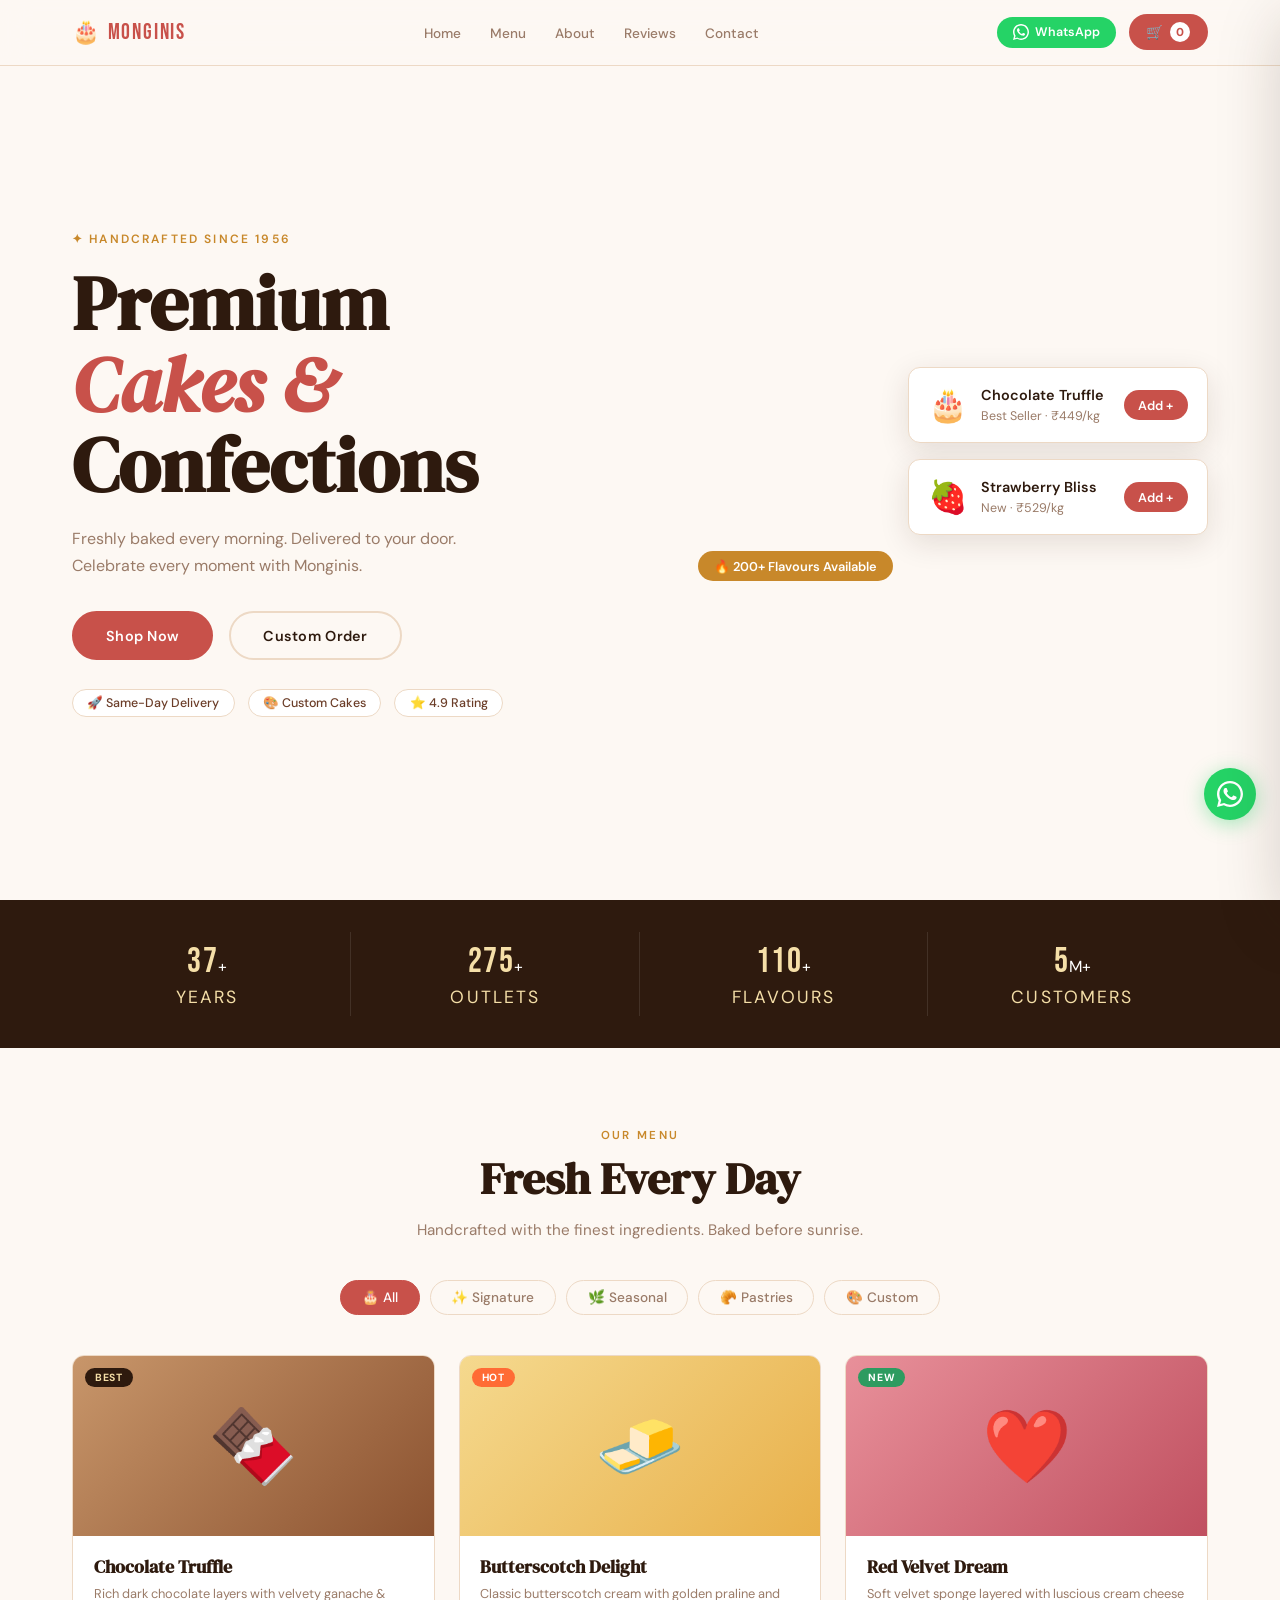
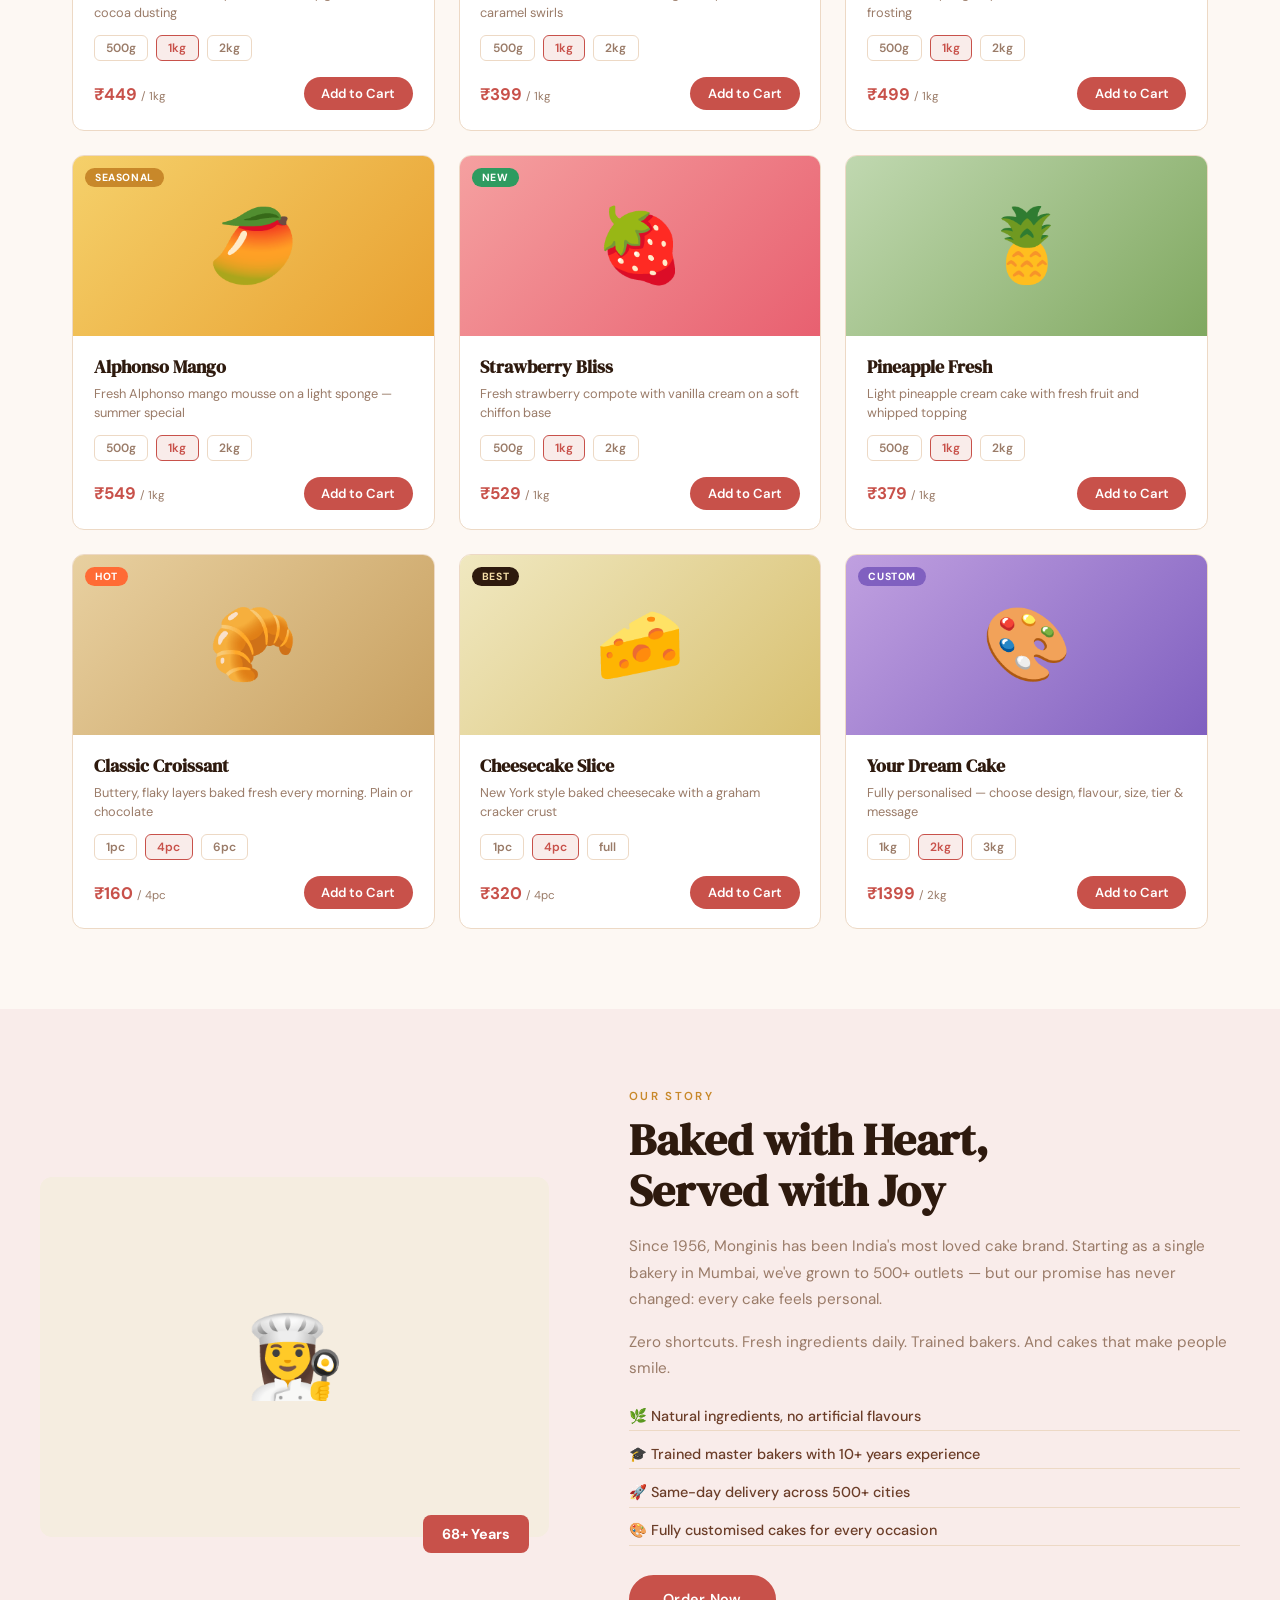
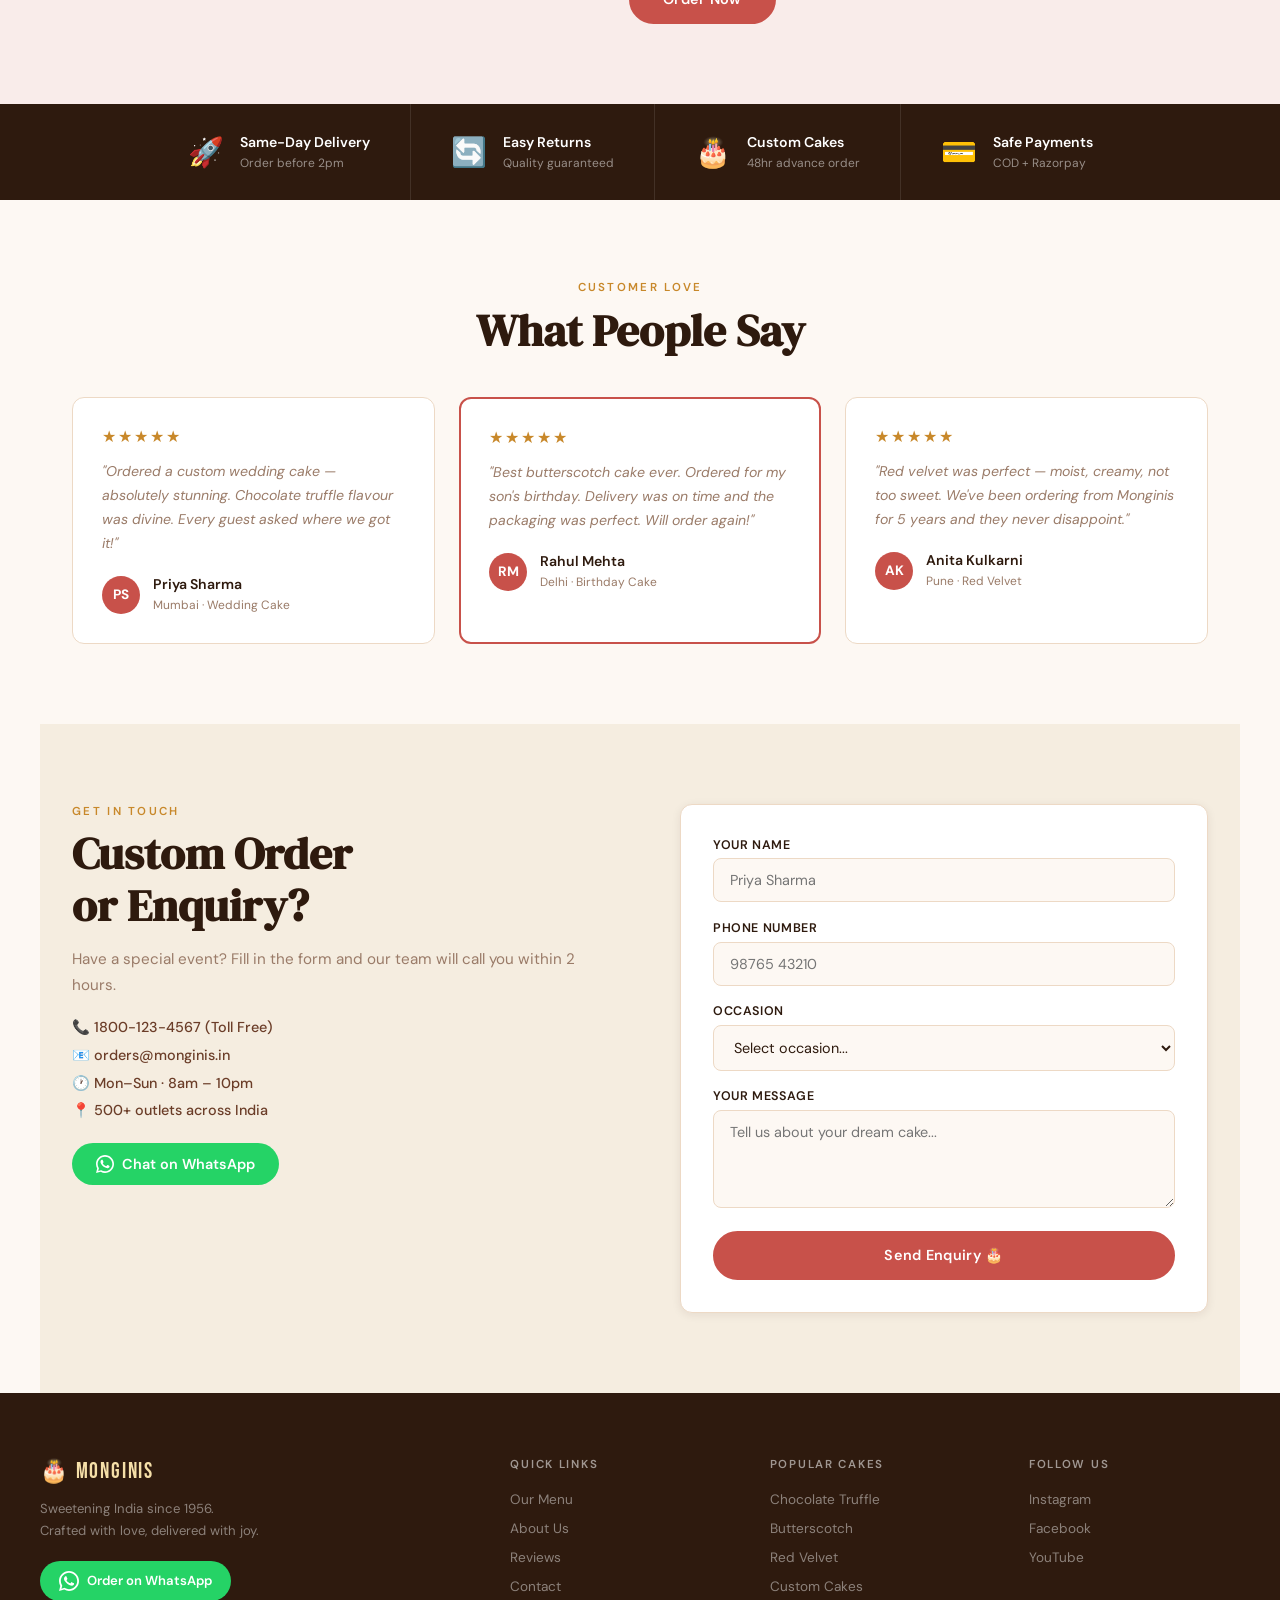
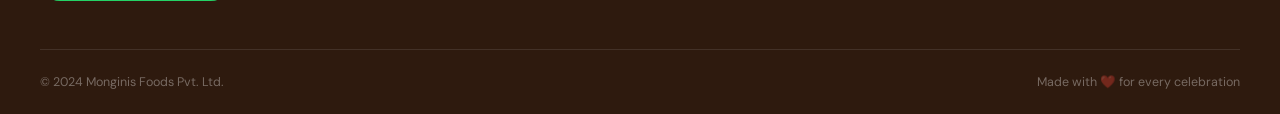
<file: index.html>
<!DOCTYPE html>
<html lang="en">
<head>
  <meta charset="UTF-8"/>
  <meta name="viewport" content="width=device-width, initial-scale=1.0"/>
  <title>MONGINIS — Premium Bakery & Cake Shop</title>
  <link rel="stylesheet" href="style.css"/>
  <link href="https://fonts.googleapis.com/css2?family=Bebas+Neue&family=DM+Sans:wght@300;400;500;600&family=DM+Serif+Display:ital@0;1&display=swap" rel="stylesheet"/>
</head>
<body>

<!-- ===================== CART SIDEBAR ===================== -->
<div class="cart-overlay" id="cartOverlay"></div>
<aside class="cart-sidebar" id="cartSidebar">
  <div class="cart-head">
    <h2>YOUR ORDER</h2>
    <button class="cart-close" id="cartClose">✕</button>
  </div>
  <div class="cart-items" id="cartItems">
    <div class="cart-empty" id="cartEmpty">
      <span class="empty-icon">🎂</span>
      <p>Your cart is empty</p>
      <small>Add some delicious cakes!</small>
    </div>
  </div>
  <div class="cart-footer" id="cartFooter" style="display:none">
    <div class="cart-total-row">
      <span>Subtotal</span><span id="cartSubtotal">₹0</span>
    </div>
    <div class="cart-total-row">
      <span>Delivery</span><span id="cartDelivery">₹50</span>
    </div>
    <div class="cart-total-row total">
      <span>TOTAL</span><span id="cartTotal">₹0</span>
    </div>
    <button class="btn-checkout" id="checkoutBtn">PROCEED TO CHECKOUT →</button>
    <button class="btn-whatsapp" id="whatsappOrderBtn">
      <svg width="18" height="18" viewBox="0 0 24 24" fill="currentColor"><path d="M17.472 14.382c-.297-.149-1.758-.867-2.03-.967-.273-.099-.471-.148-.67.15-.197.297-.767.966-.94 1.164-.173.199-.347.223-.644.075-.297-.15-1.255-.463-2.39-1.475-.883-.788-1.48-1.761-1.653-2.059-.173-.297-.018-.458.13-.606.134-.133.298-.347.446-.52.149-.174.198-.298.298-.497.099-.198.05-.371-.025-.52-.075-.149-.669-1.612-.916-2.207-.242-.579-.487-.5-.669-.51-.173-.008-.371-.01-.57-.01-.198 0-.52.074-.792.372-.272.297-1.04 1.016-1.04 2.479 0 1.462 1.065 2.875 1.213 3.074.149.198 2.096 3.2 5.077 4.487.709.306 1.262.489 1.694.625.712.227 1.36.195 1.871.118.571-.085 1.758-.719 2.006-1.413.248-.694.248-1.289.173-1.413-.074-.124-.272-.198-.57-.347z"/><path d="M12 0C5.373 0 0 5.373 0 12c0 2.136.559 4.14 1.535 5.878L.057 23.926l6.228-1.635A11.943 11.943 0 0012 24c6.627 0 12-5.373 12-12S18.627 0 12 0zm0 21.818a9.818 9.818 0 01-5.015-1.378l-.36-.213-3.695.97.988-3.606-.234-.37A9.818 9.818 0 012.182 12C2.182 6.574 6.574 2.182 12 2.182S21.818 6.574 21.818 12 17.426 21.818 12 21.818z"/></svg>
      ORDER VIA WHATSAPP
    </button>
  </div>
</aside>

<!-- ===================== CHECKOUT MODAL ===================== -->
<div class="modal-overlay" id="checkoutOverlay"></div>
<div class="checkout-modal" id="checkoutModal">
  <div class="modal-head">
    <h2>CHECKOUT</h2>
    <button class="modal-close" id="checkoutClose">✕</button>
  </div>
  <div class="checkout-body">
    <!-- Step 1: Delivery Info -->
    <div class="checkout-step" id="step1">
      <div class="step-label"><span class="step-num">01</span> DELIVERY DETAILS</div>
      <div class="form-row">
        <div class="form-group">
          <label>Full Name *</label>
          <input type="text" id="co-name" placeholder="Priya Sharma"/>
        </div>
        <div class="form-group">
          <label>Phone Number *</label>
          <input type="tel" id="co-phone" placeholder="98765 43210"/>
        </div>
      </div>
      <div class="form-group">
        <label>Email Address</label>
        <input type="email" id="co-email" placeholder="priya@example.com"/>
      </div>
      <div class="form-group">
        <label>Delivery Address *</label>
        <textarea id="co-address" rows="3" placeholder="House No., Street, Area, City, PIN Code"></textarea>
      </div>
      <div class="form-row">
        <div class="form-group">
          <label>Delivery Date</label>
          <input type="date" id="co-date"/>
        </div>
        <div class="form-group">
          <label>Delivery Time</label>
          <select id="co-time">
            <option>Morning (9am–12pm)</option>
            <option>Afternoon (12pm–4pm)</option>
            <option>Evening (4pm–8pm)</option>
          </select>
        </div>
      </div>
      <div class="form-group">
        <label>Special Instructions</label>
        <input type="text" id="co-note" placeholder="Cake message, allergy info, etc."/>
      </div>
    </div>

    <!-- Step 2: Order Summary -->
    <div class="checkout-step" id="step2">
      <div class="step-label"><span class="step-num">02</span> ORDER SUMMARY</div>
      <div class="order-summary-list" id="orderSummaryList"></div>
      <div class="order-totals">
        <div class="ot-row"><span>Subtotal</span><span id="co-subtotal">₹0</span></div>
        <div class="ot-row"><span>Delivery</span><span>₹50</span></div>
        <div class="ot-row ot-total"><span>TOTAL PAYABLE</span><span id="co-total">₹0</span></div>
      </div>
    </div>

    <!-- Step 3: Payment -->
    <div class="checkout-step" id="step3">
      <div class="step-label"><span class="step-num">03</span> PAYMENT METHOD</div>
      <div class="payment-options">
        <label class="pay-option" id="payOptCOD">
          <input type="radio" name="payment" value="cod" checked/>
          <div class="pay-icon">💵</div>
          <div class="pay-info">
            <strong>Cash on Delivery</strong>
            <span>Pay when your order arrives</span>
          </div>
          <div class="pay-check">✓</div>
        </label>
        <label class="pay-option" id="payOptRazorpay">
          <input type="radio" name="payment" value="razorpay"/>
          <div class="pay-icon">💳</div>
          <div class="pay-info">
            <strong>Pay Online</strong>
            <span>UPI · Cards · Net Banking via Razorpay</span>
          </div>
          <div class="pay-check">✓</div>
        </label>
        <label class="pay-option" id="payOptWhatsapp">
          <input type="radio" name="payment" value="whatsapp"/>
          <div class="pay-icon" style="font-size:1.4rem">
            <svg width="24" height="24" viewBox="0 0 24 24" fill="#25D366"><path d="M17.472 14.382c-.297-.149-1.758-.867-2.03-.967-.273-.099-.471-.148-.67.15-.197.297-.767.966-.94 1.164-.173.199-.347.223-.644.075-.297-.15-1.255-.463-2.39-1.475-.883-.788-1.48-1.761-1.653-2.059-.173-.297-.018-.458.13-.606.134-.133.298-.347.446-.52.149-.174.198-.298.298-.497.099-.198.05-.371-.025-.52-.075-.149-.669-1.612-.916-2.207-.242-.579-.487-.5-.669-.51-.173-.008-.371-.01-.57-.01-.198 0-.52.074-.792.372-.272.297-1.04 1.016-1.04 2.479 0 1.462 1.065 2.875 1.213 3.074.149.198 2.096 3.2 5.077 4.487.709.306 1.262.489 1.694.625.712.227 1.36.195 1.871.118.571-.085 1.758-.719 2.006-1.413.248-.694.248-1.289.173-1.413-.074-.124-.272-.198-.57-.347z"/><path d="M12 0C5.373 0 0 5.373 0 12c0 2.136.559 4.14 1.535 5.878L.057 23.926l6.228-1.635A11.943 11.943 0 0012 24c6.627 0 12-5.373 12-12S18.627 0 12 0zm0 21.818a9.818 9.818 0 01-5.015-1.378l-.36-.213-3.695.97.988-3.606-.234-.37A9.818 9.818 0 012.182 12C2.182 6.574 6.574 2.182 12 2.182S21.818 6.574 21.818 12 17.426 21.818 12 21.818z"/></svg>
          </div>
          <div class="pay-info">
            <strong>WhatsApp Order</strong>
            <span>Confirm & pay via WhatsApp chat</span>
          </div>
          <div class="pay-check">✓</div>
        </label>
      </div>
    </div>

    <div class="checkout-actions">
      <button class="btn-place-order" id="placeOrderBtn">PLACE ORDER →</button>
      <p class="checkout-note">🔒 Secure checkout · 100% safe payment</p>
    </div>
  </div>
</div>

<!-- ===================== SUCCESS MODAL ===================== -->
<div class="modal-overlay" id="successOverlay"></div>
<div class="success-modal" id="successModal">
  <div class="success-icon">🎂</div>
  <h2>ORDER PLACED!</h2>
  <p id="successMsg">Your order has been confirmed. We'll call you within 30 minutes.</p>
  <div class="order-id-box">Order ID: <strong id="orderId">#MNG-00000</strong></div>
  <button class="btn-success-close" id="successClose">CONTINUE SHOPPING</button>
</div>

<!-- ===================== NAVBAR ===================== -->
<nav class="navbar" id="navbar">
  <div class="nav-inner">
    <a href="#" class="logo">🎂 MONGINIS</a>
    <ul class="nav-links" id="navLinks">
      <li><a href="#hero">Home</a></li>
      <li><a href="#categories">Menu</a></li>
      <li><a href="#about">About</a></li>
      <li><a href="#reviews">Reviews</a></li>
      <li><a href="#contact">Contact</a></li>
    </ul>
    <div class="nav-right">
      <!-- Floating WhatsApp quick order -->
      <a class="nav-whatsapp" href="https://wa.me/919876543210?text=Hi! I'd like to place a cake order." target="_blank">
        <svg width="16" height="16" viewBox="0 0 24 24" fill="currentColor"><path d="M17.472 14.382c-.297-.149-1.758-.867-2.03-.967-.273-.099-.471-.148-.67.15-.197.297-.767.966-.94 1.164-.173.199-.347.223-.644.075-.297-.15-1.255-.463-2.39-1.475-.883-.788-1.48-1.761-1.653-2.059-.173-.297-.018-.458.13-.606.134-.133.298-.347.446-.52.149-.174.198-.298.298-.497.099-.198.05-.371-.025-.52-.075-.149-.669-1.612-.916-2.207-.242-.579-.487-.5-.669-.51-.173-.008-.371-.01-.57-.01-.198 0-.52.074-.792.372-.272.297-1.04 1.016-1.04 2.479 0 1.462 1.065 2.875 1.213 3.074.149.198 2.096 3.2 5.077 4.487.709.306 1.262.489 1.694.625.712.227 1.36.195 1.871.118.571-.085 1.758-.719 2.006-1.413.248-.694.248-1.289.173-1.413-.074-.124-.272-.198-.57-.347z"/><path d="M12 0C5.373 0 0 5.373 0 12c0 2.136.559 4.14 1.535 5.878L.057 23.926l6.228-1.635A11.943 11.943 0 0012 24c6.627 0 12-5.373 12-12S18.627 0 12 0zm0 21.818a9.818 9.818 0 01-5.015-1.378l-.36-.213-3.695.97.988-3.606-.234-.37A9.818 9.818 0 012.182 12C2.182 6.574 6.574 2.182 12 2.182S21.818 6.574 21.818 12 17.426 21.818 12 21.818z"/></svg>
        WhatsApp
      </a>
      <button class="cart-icon-btn" id="cartBtn">
        🛒 <span class="cart-count" id="cartCount">0</span>
      </button>
    </div>
    <button class="hamburger" id="hamburger" aria-label="Toggle menu">
      <span></span><span></span><span></span>
    </button>
  </div>
</nav>

<!-- ===================== HERO ===================== -->
<section class="hero" id="hero">
  <div class="hero-content">
    <div class="hero-tag">✦ Handcrafted Since 1956</div>
    <h1 class="hero-title">Premium<br/><em>Cakes &</em><br/>Confections</h1>
    <p class="hero-sub">Freshly baked every morning. Delivered to your door. Celebrate every moment with Monginis.</p>
    <div class="hero-actions">
      <a href="#categories" class="btn btn-primary">Shop Now</a>
      <a href="#contact" class="btn btn-ghost">Custom Order</a>
    </div>
    <div class="hero-badges">
      <span>🚀 Same-Day Delivery</span>
      <span>🎨 Custom Cakes</span>
      <span>⭐ 4.9 Rating</span>
    </div>
  </div>
  <div class="hero-visual">
    <div class="hero-cake-card">
      <div class="hcc-emoji">🎂</div>
      <div class="hcc-info">
        <strong>Chocolate Truffle</strong>
        <span>Best Seller · ₹449/kg</span>
      </div>
      <button class="hcc-btn" onclick="addToCartById('p1')">Add +</button>
    </div>
    <div class="hero-cake-card hcc2">
      <div class="hcc-emoji">🍓</div>
      <div class="hcc-info">
        <strong>Strawberry Bliss</strong>
        <span>New · ₹529/kg</span>
      </div>
      <button class="hcc-btn" onclick="addToCartById('p5')">Add +</button>
    </div>
    <div class="hero-stat-pill">🔥 200+ Flavours Available</div>
  </div>
</section>

<!-- ===================== STATS BAR ===================== -->
<div class="stats-bar">
  <div class="stat"><span class="sn" data-target="68">0</span>+<small>Years</small></div>
  <div class="stat"><span class="sn" data-target="500">0</span>+<small>Outlets</small></div>
  <div class="stat"><span class="sn" data-target="200">0</span>+<small>Flavours</small></div>
  <div class="stat"><span class="sn" data-target="10">0</span>M+<small>Customers</small></div>
</div>

<!-- ===================== PRODUCT CATEGORIES & MENU ===================== -->
<section class="section" id="categories">
  <div class="section-header">
    <span class="stag">Our Menu</span>
    <h2 class="stitle">Fresh Every Day</h2>
    <p class="ssub">Handcrafted with the finest ingredients. Baked before sunrise.</p>
  </div>

  <!-- Category filter tabs -->
  <div class="cat-tabs">
    <button class="cat-btn active" data-cat="all">🎂 All</button>
    <button class="cat-btn" data-cat="signature">✨ Signature</button>
    <button class="cat-btn" data-cat="seasonal">🌿 Seasonal</button>
    <button class="cat-btn" data-cat="pastry">🥐 Pastries</button>
    <button class="cat-btn" data-cat="custom">🎨 Custom</button>
  </div>

  <!-- Product grid -->
  <div class="product-grid" id="productGrid">

    <!-- Products are rendered by JavaScript from the product data array below -->
    <!-- This keeps things maintainable: add products in script.js, not HTML -->

  </div>
</section>

<!-- ===================== ABOUT ===================== -->
<section class="about-section" id="about">
  <div class="about-grid">
    <div class="about-visual">
      <div class="about-img">
        <span class="about-emoji">👩‍🍳</span>
        <div class="about-badge">68+ Years</div>
      </div>
    </div>
    <div class="about-content">
      <span class="stag">Our Story</span>
      <h2 class="stitle">Baked with Heart,<br/>Served with Joy</h2>
      <p>Since 1956, Monginis has been India's most loved cake brand. Starting as a single bakery in Mumbai, we've grown to 500+ outlets — but our promise has never changed: every cake feels personal.</p>
      <p>Zero shortcuts. Fresh ingredients daily. Trained bakers. And cakes that make people smile.</p>
      <ul class="about-list">
        <li>🌿 Natural ingredients, no artificial flavours</li>
        <li>🎓 Trained master bakers with 10+ years experience</li>
        <li>🚀 Same-day delivery across 500+ cities</li>
        <li>🎨 Fully customised cakes for every occasion</li>
      </ul>
      <a href="#categories" class="btn btn-primary">Order Now</a>
    </div>
  </div>
</section>

<!-- ===================== FEATURES STRIP ===================== -->
<div class="features-strip">
  <div class="feat"><span>🚀</span><div><strong>Same-Day Delivery</strong><small>Order before 2pm</small></div></div>
  <div class="feat"><span>🔄</span><div><strong>Easy Returns</strong><small>Quality guaranteed</small></div></div>
  <div class="feat"><span>🎂</span><div><strong>Custom Cakes</strong><small>48hr advance order</small></div></div>
  <div class="feat"><span>💳</span><div><strong>Safe Payments</strong><small>COD + Razorpay</small></div></div>
</div>

<!-- ===================== REVIEWS ===================== -->
<section class="section reviews-section" id="reviews">
  <div class="section-header">
    <span class="stag">Customer Love</span>
    <h2 class="stitle">What People Say</h2>
  </div>
  <div class="reviews-grid">
    <div class="review-card">
      <div class="stars">★★★★★</div>
      <p>"Ordered a custom wedding cake — absolutely stunning. Chocolate truffle flavour was divine. Every guest asked where we got it!"</p>
      <div class="reviewer"><div class="rav">PS</div><div><strong>Priya Sharma</strong><small>Mumbai · Wedding Cake</small></div></div>
    </div>
    <div class="review-card featured">
      <div class="stars">★★★★★</div>
      <p>"Best butterscotch cake ever. Ordered for my son's birthday. Delivery was on time and the packaging was perfect. Will order again!"</p>
      <div class="reviewer"><div class="rav">RM</div><div><strong>Rahul Mehta</strong><small>Delhi · Birthday Cake</small></div></div>
    </div>
    <div class="review-card">
      <div class="stars">★★★★★</div>
      <p>"Red velvet was perfect — moist, creamy, not too sweet. We've been ordering from Monginis for 5 years and they never disappoint."</p>
      <div class="reviewer"><div class="rav">AK</div><div><strong>Anita Kulkarni</strong><small>Pune · Red Velvet</small></div></div>
    </div>
  </div>
</section>

<!-- ===================== CONTACT ===================== -->
<section class="section contact-section" id="contact">
  <div class="contact-grid">
    <div class="contact-info">
      <span class="stag">Get in Touch</span>
      <h2 class="stitle">Custom Order<br/>or Enquiry?</h2>
      <p>Have a special event? Fill in the form and our team will call you within 2 hours.</p>
      <ul class="cdetails">
        <li>📞 1800-123-4567 (Toll Free)</li>
        <li>📧 orders@monginis.in</li>
        <li>🕐 Mon–Sun · 8am – 10pm</li>
        <li>📍 500+ outlets across India</li>
      </ul>
      <!-- WhatsApp quick button -->
      <a class="btn-wa-contact" href="https://wa.me/919876543210?text=Hi! I want to place a custom cake order." target="_blank">
        <svg width="18" height="18" viewBox="0 0 24 24" fill="currentColor"><path d="M17.472 14.382c-.297-.149-1.758-.867-2.03-.967-.273-.099-.471-.148-.67.15-.197.297-.767.966-.94 1.164-.173.199-.347.223-.644.075-.297-.15-1.255-.463-2.39-1.475-.883-.788-1.48-1.761-1.653-2.059-.173-.297-.018-.458.13-.606.134-.133.298-.347.446-.52.149-.174.198-.298.298-.497.099-.198.05-.371-.025-.52-.075-.149-.669-1.612-.916-2.207-.242-.579-.487-.5-.669-.51-.173-.008-.371-.01-.57-.01-.198 0-.52.074-.792.372-.272.297-1.04 1.016-1.04 2.479 0 1.462 1.065 2.875 1.213 3.074.149.198 2.096 3.2 5.077 4.487.709.306 1.262.489 1.694.625.712.227 1.36.195 1.871.118.571-.085 1.758-.719 2.006-1.413.248-.694.248-1.289.173-1.413-.074-.124-.272-.198-.57-.347z"/><path d="M12 0C5.373 0 0 5.373 0 12c0 2.136.559 4.14 1.535 5.878L.057 23.926l6.228-1.635A11.943 11.943 0 0012 24c6.627 0 12-5.373 12-12S18.627 0 12 0zm0 21.818a9.818 9.818 0 01-5.015-1.378l-.36-.213-3.695.97.988-3.606-.234-.37A9.818 9.818 0 012.182 12C2.182 6.574 6.574 2.182 12 2.182S21.818 6.574 21.818 12 17.426 21.818 12 21.818z"/></svg>
        Chat on WhatsApp
      </a>
    </div>
    <div class="contact-form-wrap">
      <form id="contactForm">
        <div class="fg"><label>Your Name</label><input type="text" id="cf-name" placeholder="Priya Sharma" required/></div>
        <div class="fg"><label>Phone Number</label><input type="tel" id="cf-phone" placeholder="98765 43210" required/></div>
        <div class="fg">
          <label>Occasion</label>
          <select id="cf-occasion">
            <option value="">Select occasion...</option>
            <option>Birthday</option><option>Wedding</option><option>Anniversary</option>
            <option>Corporate Event</option><option>Other</option>
          </select>
        </div>
        <div class="fg"><label>Your Message</label><textarea id="cf-msg" rows="4" placeholder="Tell us about your dream cake..."></textarea></div>
        <button type="submit" class="btn btn-primary" style="width:100%;justify-content:center;">Send Enquiry 🎂</button>
        <div class="form-success" id="cfSuccess">✅ Message sent! We'll call you within 2 hours.</div>
      </form>
    </div>
  </div>
</section>

<!-- ===================== FOOTER ===================== -->
<footer class="footer">
  <div class="footer-inner">
    <div class="footer-brand">
      <span class="logo">🎂 MONGINIS</span>
      <p>Sweetening India since 1956.<br/>Crafted with love, delivered with joy.</p>
      <a class="btn-wa-float" href="https://wa.me/919876543210?text=Hi! I'd like to place a cake order." target="_blank">
        <svg width="20" height="20" viewBox="0 0 24 24" fill="currentColor"><path d="M17.472 14.382c-.297-.149-1.758-.867-2.03-.967-.273-.099-.471-.148-.67.15-.197.297-.767.966-.94 1.164-.173.199-.347.223-.644.075-.297-.15-1.255-.463-2.39-1.475-.883-.788-1.48-1.761-1.653-2.059-.173-.297-.018-.458.13-.606.134-.133.298-.347.446-.52.149-.174.198-.298.298-.497.099-.198.05-.371-.025-.52-.075-.149-.669-1.612-.916-2.207-.242-.579-.487-.5-.669-.51-.173-.008-.371-.01-.57-.01-.198 0-.52.074-.792.372-.272.297-1.04 1.016-1.04 2.479 0 1.462 1.065 2.875 1.213 3.074.149.198 2.096 3.2 5.077 4.487.709.306 1.262.489 1.694.625.712.227 1.36.195 1.871.118.571-.085 1.758-.719 2.006-1.413.248-.694.248-1.289.173-1.413-.074-.124-.272-.198-.57-.347z"/><path d="M12 0C5.373 0 0 5.373 0 12c0 2.136.559 4.14 1.535 5.878L.057 23.926l6.228-1.635A11.943 11.943 0 0012 24c6.627 0 12-5.373 12-12S18.627 0 12 0zm0 21.818a9.818 9.818 0 01-5.015-1.378l-.36-.213-3.695.97.988-3.606-.234-.37A9.818 9.818 0 012.182 12C2.182 6.574 6.574 2.182 12 2.182S21.818 6.574 21.818 12 17.426 21.818 12 21.818z"/></svg>
        Order on WhatsApp
      </a>
    </div>
    <div class="footer-col"><h4>Quick Links</h4><ul><li><a href="#categories">Our Menu</a></li><li><a href="#about">About Us</a></li><li><a href="#reviews">Reviews</a></li><li><a href="#contact">Contact</a></li></ul></div>
    <div class="footer-col"><h4>Popular Cakes</h4><ul><li><a href="#categories">Chocolate Truffle</a></li><li><a href="#categories">Butterscotch</a></li><li><a href="#categories">Red Velvet</a></li><li><a href="#categories">Custom Cakes</a></li></ul></div>
    <div class="footer-col"><h4>Follow Us</h4><ul><li><a href="#">Instagram</a></li><li><a href="#">Facebook</a></li><li><a href="#">YouTube</a></li></ul></div>
  </div>
  <div class="footer-bottom">
    <span>© 2024 Monginis Foods Pvt. Ltd.</span>
    <span>Made with ❤️ for every celebration</span>
  </div>
</footer>

<!-- Floating WhatsApp button -->
<a class="wa-fab" href="https://wa.me/919876543210?text=Hi! I'd like to place a cake order." target="_blank" title="Order on WhatsApp">
  <svg width="26" height="26" viewBox="0 0 24 24" fill="white"><path d="M17.472 14.382c-.297-.149-1.758-.867-2.03-.967-.273-.099-.471-.148-.67.15-.197.297-.767.966-.94 1.164-.173.199-.347.223-.644.075-.297-.15-1.255-.463-2.39-1.475-.883-.788-1.48-1.761-1.653-2.059-.173-.297-.018-.458.13-.606.134-.133.298-.347.446-.52.149-.174.198-.298.298-.497.099-.198.05-.371-.025-.52-.075-.149-.669-1.612-.916-2.207-.242-.579-.487-.5-.669-.51-.173-.008-.371-.01-.57-.01-.198 0-.52.074-.792.372-.272.297-1.04 1.016-1.04 2.479 0 1.462 1.065 2.875 1.213 3.074.149.198 2.096 3.2 5.077 4.487.709.306 1.262.489 1.694.625.712.227 1.36.195 1.871.118.571-.085 1.758-.719 2.006-1.413.248-.694.248-1.289.173-1.413-.074-.124-.272-.198-.57-.347z"/><path d="M12 0C5.373 0 0 5.373 0 12c0 2.136.559 4.14 1.535 5.878L.057 23.926l6.228-1.635A11.943 11.943 0 0012 24c6.627 0 12-5.373 12-12S18.627 0 12 0zm0 21.818a9.818 9.818 0 01-5.015-1.378l-.36-.213-3.695.97.988-3.606-.234-.37A9.818 9.818 0 012.182 12C2.182 6.574 6.574 2.182 12 2.182S21.818 6.574 21.818 12 17.426 21.818 12 21.818z"/></svg>
</a>

<button class="scroll-top" id="scrollTop">↑</button>

<!-- Razorpay SDK (loads when needed) -->
<script src="https://checkout.razorpay.com/v1/checkout.js"></script>
<script src="script.js"></script>
</body>
</html>
</file>
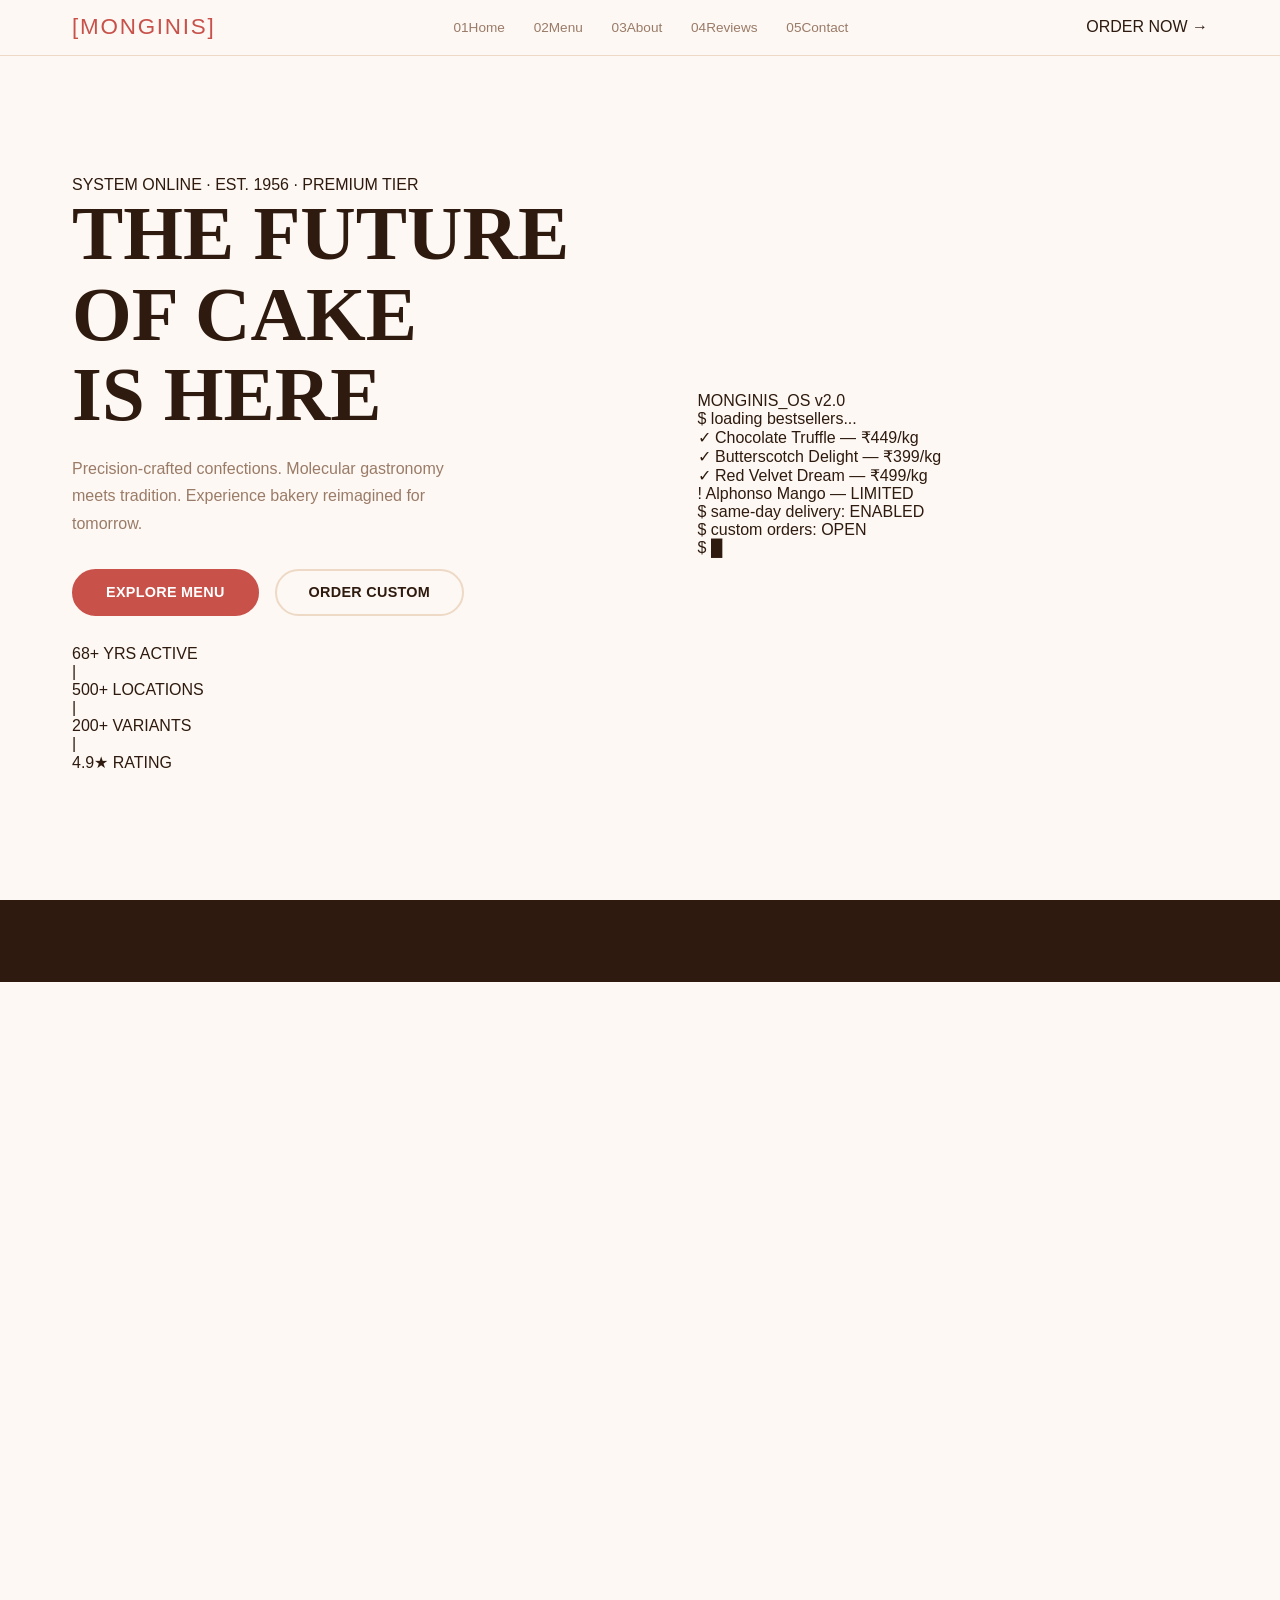
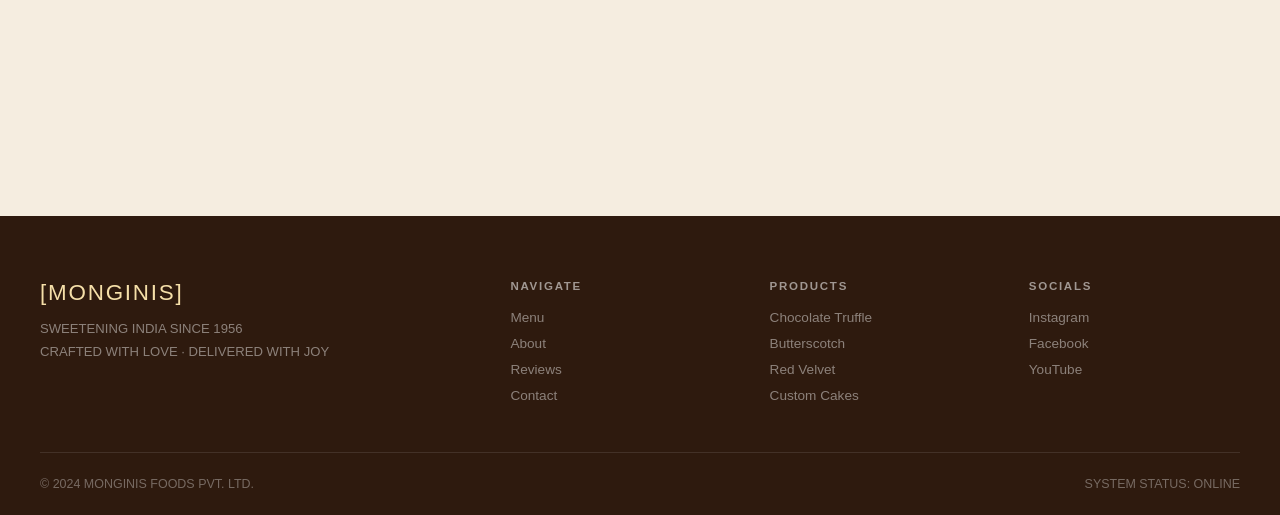
<file: old-index.html>
<!DOCTYPE html>
<html lang="en">
<head>
  <meta charset="UTF-8" />
  <meta name="viewport" content="width=device-width, initial-scale=1.0" />
  <title>MONGINIS — Next-Gen Bakery</title>
  <link rel="stylesheet" href="style.css" />
  <link href="https://fonts.googleapis.com/css2?family=Orbitron:wght@400;600;700;900&family=Space+Grotesk:wght@300;400;500;600&display=swap" rel="stylesheet" />
</head>
<body>

  <!-- Animated background grid -->
  <div class="grid-bg" aria-hidden="true"></div>
  <!-- Floating ambient orbs -->
  <div class="orb orb-1" aria-hidden="true"></div>
  <div class="orb orb-2" aria-hidden="true"></div>
  <div class="orb orb-3" aria-hidden="true"></div>

  <!-- ==================== NAVBAR ==================== -->
  <nav class="navbar" id="navbar">
    <div class="nav-inner">
      <a href="#" class="logo">
        <span class="logo-bracket">[</span>MONGINIS<span class="logo-bracket">]</span>
      </a>
      <ul class="nav-links" id="navLinks">
        <li><a href="#hero"><span class="nav-num">01</span>Home</a></li>
        <li><a href="#menu"><span class="nav-num">02</span>Menu</a></li>
        <li><a href="#about"><span class="nav-num">03</span>About</a></li>
        <li><a href="#reviews"><span class="nav-num">04</span>Reviews</a></li>
        <li><a href="#contact"><span class="nav-num">05</span>Contact</a></li>
      </ul>
      <a href="#contact" class="nav-cta">ORDER NOW →</a>
      <button class="hamburger" id="hamburger" aria-label="Toggle menu">
        <span></span><span></span><span></span>
      </button>
    </div>
  </nav>

  <!-- ==================== HERO ==================== -->
  <section class="hero" id="hero">
    <div class="hero-content">
      <div class="hero-eyebrow">
        <span class="blink-dot"></span>
        SYSTEM ONLINE · EST. 1956 · PREMIUM TIER
      </div>
      <h1 class="hero-title">
        THE FUTURE<br/>
        OF <span class="glitch" data-text="CAKE">CAKE</span><br/>
        IS HERE
      </h1>
      <p class="hero-sub">
        Precision-crafted confections. Molecular gastronomy meets
        tradition. Experience bakery reimagined for tomorrow.
      </p>
      <div class="hero-actions">
        <a href="#menu" class="btn btn-primary"><span>EXPLORE MENU</span></a>
        <a href="#contact" class="btn btn-ghost">ORDER CUSTOM</a>
      </div>
      <div class="hud-stats">
        <div class="hud-stat">
          <span class="hud-val">68+</span>
          <span class="hud-label">YRS ACTIVE</span>
        </div>
        <div class="hud-divider">|</div>
        <div class="hud-stat">
          <span class="hud-val">500+</span>
          <span class="hud-label">LOCATIONS</span>
        </div>
        <div class="hud-divider">|</div>
        <div class="hud-stat">
          <span class="hud-val">200+</span>
          <span class="hud-label">VARIANTS</span>
        </div>
        <div class="hud-divider">|</div>
        <div class="hud-stat">
          <span class="hud-val">4.9★</span>
          <span class="hud-label">RATING</span>
        </div>
      </div>
    </div>

    <!-- Terminal-style card on the right -->
    <div class="hero-terminal">
      <div class="terminal-header">
        <span class="t-dot red"></span>
        <span class="t-dot yellow"></span>
        <span class="t-dot green"></span>
        <span class="t-title">MONGINIS_OS v2.0</span>
      </div>
      <div class="terminal-body">
        <div class="t-line"><span class="t-prompt">$</span> loading bestsellers...</div>
        <div class="t-line t-success"><span class="t-prompt">✓</span> Chocolate Truffle — ₹449/kg</div>
        <div class="t-line t-success"><span class="t-prompt">✓</span> Butterscotch Delight — ₹399/kg</div>
        <div class="t-line t-success"><span class="t-prompt">✓</span> Red Velvet Dream — ₹499/kg</div>
        <div class="t-line t-warning"><span class="t-prompt">!</span> Alphonso Mango — LIMITED</div>
        <div class="t-line"><span class="t-prompt">$</span> same-day delivery: <span class="t-success">ENABLED</span></div>
        <div class="t-line"><span class="t-prompt">$</span> custom orders: <span class="t-success">OPEN</span></div>
        <div class="t-line"><span class="t-prompt">$</span> <span class="cursor-blink">█</span></div>
      </div>
    </div>
  </section>

  <!-- ==================== STATS BAR ==================== -->
  <div class="stats-bar">
    <div class="stat-item reveal"><span class="stat-num" data-target="68">0</span><span class="stat-plus">+</span><span class="stat-label">YEARS</span></div>
    <div class="stat-item reveal"><span class="stat-num" data-target="500">0</span><span class="stat-plus">+</span><span class="stat-label">OUTLETS</span></div>
    <div class="stat-item reveal"><span class="stat-num" data-target="200">0</span><span class="stat-plus">+</span><span class="stat-label">FLAVOURS</span></div>
    <div class="stat-item reveal"><span class="stat-num" data-target="10">0</span><span class="stat-plus">M+</span><span class="stat-label">CUSTOMERS</span></div>
  </div>

  <!-- ==================== MENU ==================== -->
  <section class="section menu-section" id="menu">
    <div class="section-header reveal">
      <span class="section-tag">// MENU SYSTEM</span>
      <h2 class="section-title">SELECT YOUR <span class="accent">PROTOCOL</span></h2>
      <p class="section-sub">Each creation engineered for maximum flavour impact.</p>
    </div>
    <div class="menu-filters reveal">
      <button class="filter-btn active" data-filter="all">ALL</button>
      <button class="filter-btn" data-filter="signature">SIGNATURE</button>
      <button class="filter-btn" data-filter="seasonal">SEASONAL</button>
      <button class="filter-btn" data-filter="custom">CUSTOM</button>
    </div>
    <div class="menu-grid" id="menuGrid">

      <div class="cake-card reveal" data-category="signature">
        <div class="card-glow"></div>
        <div class="card-header"><div class="card-emoji">🍫</div><span class="card-tag">BEST SELLER</span></div>
        <div class="card-scan-line"></div>
        <h3 class="card-name">Chocolate Truffle</h3>
        <p class="card-desc">Dark chocolate layers · velvety ganache · cocoa dusting</p>
        <div class="card-specs"><span class="spec">WEIGHT: 1KG</span><span class="spec">EGG: YES</span></div>
        <div class="card-footer"><span class="card-price">₹449<span class="per">/kg</span></span><button class="card-btn">ADD +</button></div>
      </div>

      <div class="cake-card reveal" data-category="signature">
        <div class="card-glow gold-glow"></div>
        <div class="card-header"><div class="card-emoji">🧈</div><span class="card-tag popular">POPULAR</span></div>
        <div class="card-scan-line"></div>
        <h3 class="card-name">Butterscotch Delight</h3>
        <p class="card-desc">Golden praline · caramel swirls · butterscotch cream</p>
        <div class="card-specs"><span class="spec">WEIGHT: 1KG</span><span class="spec">EGG: YES</span></div>
        <div class="card-footer"><span class="card-price">₹399<span class="per">/kg</span></span><button class="card-btn">ADD +</button></div>
      </div>

      <div class="cake-card reveal" data-category="signature">
        <div class="card-glow pink-glow"></div>
        <div class="card-header"><div class="card-emoji">❤️</div><span class="card-tag new-tag">NEW</span></div>
        <div class="card-scan-line"></div>
        <h3 class="card-name">Red Velvet Dream</h3>
        <p class="card-desc">Velvet sponge · cream cheese frosting · raspberry core</p>
        <div class="card-specs"><span class="spec">WEIGHT: 1KG</span><span class="spec">EGG: YES</span></div>
        <div class="card-footer"><span class="card-price">₹499<span class="per">/kg</span></span><button class="card-btn">ADD +</button></div>
      </div>

      <div class="cake-card reveal" data-category="seasonal">
        <div class="card-glow amber-glow"></div>
        <div class="card-header"><div class="card-emoji">🥭</div><span class="card-tag seasonal-tag">SEASONAL</span></div>
        <div class="card-scan-line"></div>
        <h3 class="card-name">Alphonso Mango</h3>
        <p class="card-desc">Alphonso mousse · light sponge · mango gel centre</p>
        <div class="card-specs"><span class="spec">WEIGHT: 1KG</span><span class="spec">STOCK: LOW</span></div>
        <div class="card-footer"><span class="card-price">₹549<span class="per">/kg</span></span><button class="card-btn">ADD +</button></div>
      </div>

      <div class="cake-card reveal" data-category="seasonal">
        <div class="card-glow pink-glow"></div>
        <div class="card-header"><div class="card-emoji">🍓</div><span class="card-tag new-tag">NEW</span></div>
        <div class="card-scan-line"></div>
        <h3 class="card-name">Strawberry Bliss</h3>
        <p class="card-desc">Fresh compote · vanilla cream · chiffon base</p>
        <div class="card-specs"><span class="spec">WEIGHT: 1KG</span><span class="spec">EGG: NO</span></div>
        <div class="card-footer"><span class="card-price">₹529<span class="per">/kg</span></span><button class="card-btn">ADD +</button></div>
      </div>

      <div class="cake-card reveal" data-category="custom">
        <div class="card-glow purple-glow"></div>
        <div class="card-header"><div class="card-emoji">🎨</div><span class="card-tag custom-tag">CUSTOM</span></div>
        <div class="card-scan-line"></div>
        <h3 class="card-name">Your Dream Cake</h3>
        <p class="card-desc">Configure design · flavour · size · message · tier</p>
        <div class="card-specs"><span class="spec">TIER: PREMIUM</span><span class="spec">TIME: 48H</span></div>
        <div class="card-footer"><span class="card-price">₹799<span class="per">+</span></span><button class="card-btn">DESIGN</button></div>
      </div>

    </div>
  </section>

  <!-- ==================== ABOUT ==================== -->
  <section class="about-section" id="about">
    <div class="about-grid">
      <div class="about-visual reveal">
        <div class="about-hex-wrap">
          <div class="about-hex">
            <span class="hex-emoji">👩‍🍳</span>
            <span class="hex-label">MASTER BAKER</span>
          </div>
        </div>
        <div class="about-data-card">
          <div class="adc-row"><span class="adc-key">FOUNDED</span><span class="adc-val">1956</span></div>
          <div class="adc-row"><span class="adc-key">HQ</span><span class="adc-val">MUMBAI</span></div>
          <div class="adc-row"><span class="adc-key">TIER</span><span class="adc-val accent">PREMIUM</span></div>
          <div class="adc-row"><span class="adc-key">STATUS</span><span class="adc-val green-val">ACTIVE</span></div>
        </div>
      </div>
      <div class="about-content reveal">
        <span class="section-tag">// ABOUT.EXE</span>
        <h2 class="section-title">LEGACY MEETS<br/><span class="accent">INNOVATION</span></h2>
        <p class="about-text">Since 1956, Monginis has been India's most trusted bakery system. We've upgraded our protocols — same soul, next-gen execution.</p>
        <p class="about-text">Every cake runs through a 12-point quality check. Zero artificial flavours. Fresh ingredients loaded daily before sunrise.</p>
        <ul class="about-features">
          <li><span class="feat-icon">◈</span> Natural ingredients sourced daily</li>
          <li><span class="feat-icon">◈</span> 12-point quality assurance protocol</li>
          <li><span class="feat-icon">◈</span> Same-day delivery across 500+ cities</li>
          <li><span class="feat-icon">◈</span> Full custom configuration support</li>
        </ul>
        <a href="#contact" class="btn btn-primary"><span>INITIATE CONTACT</span></a>
      </div>
    </div>
  </section>

  <!-- ==================== REVIEWS ==================== -->
  <section class="section reviews-section" id="reviews">
    <div class="section-header reveal">
      <span class="section-tag">// USER_FEEDBACK.LOG</span>
      <h2 class="section-title">VERIFIED <span class="accent">REVIEWS</span></h2>
      <p class="section-sub">Real data from real celebrations.</p>
    </div>
    <div class="reviews-grid">
      <div class="review-card reveal">
        <div class="review-top"><span class="review-id">UID #4821</span><span class="review-stars">★★★★★</span></div>
        <p class="review-text">"Ordered a custom wedding cake — absolutely stunning. The chocolate truffle was divine. Every guest asked where we got it."</p>
        <div class="reviewer"><div class="reviewer-avatar">PS</div><div><strong>Priya Sharma</strong><span>Mumbai · Wedding Cake</span></div></div>
      </div>
      <div class="review-card featured reveal">
        <div class="review-top"><span class="review-id">UID #3317</span><span class="review-stars">★★★★★</span></div>
        <p class="review-text">"Best butterscotch cake ever. Ordered for my son's birthday — he was over the moon. Delivery on time, packaging perfect!"</p>
        <div class="reviewer"><div class="reviewer-avatar">RM</div><div><strong>Rahul Mehta</strong><span>Delhi · Birthday Cake</span></div></div>
      </div>
      <div class="review-card reveal">
        <div class="review-top"><span class="review-id">UID #7094</span><span class="review-stars">★★★★★</span></div>
        <p class="review-text">"Red velvet was perfect — moist, creamy, not too sweet. Ordering from Monginis for 5 years and they never disappoint."</p>
        <div class="reviewer"><div class="reviewer-avatar">AK</div><div><strong>Anita Kulkarni</strong><span>Pune · Red Velvet</span></div></div>
      </div>
    </div>
  </section>

  <!-- ==================== CONTACT ==================== -->
  <section class="contact-section" id="contact">
    <div class="contact-grid">
      <div class="contact-info reveal">
        <span class="section-tag">// CONNECT.SYS</span>
        <h2 class="section-title">INITIATE<br/><span class="accent">YOUR ORDER</span></h2>
        <p class="contact-sub">Submit your request. Our team responds within 2 hours.</p>
        <ul class="contact-details">
          <li><span class="cd-icon">◈</span> 1800-123-4567 (Toll Free)</li>
          <li><span class="cd-icon">◈</span> orders@monginis.in</li>
          <li><span class="cd-icon">◈</span> Mon–Sun · 08:00–22:00</li>
          <li><span class="cd-icon">◈</span> 500+ outlets across India</li>
        </ul>
      </div>
      <div class="contact-form-wrap reveal">
        <div class="form-header">
          <span class="form-title">ORDER_REQUEST.FORM</span>
          <span class="form-status"><span class="blink-dot"></span> ONLINE</span>
        </div>
        <form class="contact-form" id="contactForm">
          <div class="form-group"><label for="name">NAME_INPUT</label><input type="text" id="name" name="name" placeholder="e.g. Priya Sharma" required /></div>
          <div class="form-group"><label for="phone">PHONE_INPUT</label><input type="tel" id="phone" name="phone" placeholder="e.g. 98765 43210" required /></div>
          <div class="form-group">
            <label for="occasion">OCCASION_SELECT</label>
            <select id="occasion" name="occasion">
              <option value="">SELECT OCCASION...</option>
              <option>Birthday</option><option>Wedding</option><option>Anniversary</option><option>Corporate Event</option><option>Other</option>
            </select>
          </div>
          <div class="form-group"><label for="message">MESSAGE_INPUT</label><textarea id="message" name="message" rows="4" placeholder="Describe your dream cake..."></textarea></div>
          <button type="submit" class="btn btn-primary full-width"><span>SUBMIT ORDER REQUEST</span></button>
          <div class="form-success" id="formSuccess">✓ REQUEST RECEIVED — We'll contact you within 2 hours.</div>
        </form>
      </div>
    </div>
  </section>

  <!-- ==================== FOOTER ==================== -->
  <footer class="footer">
    <div class="footer-inner">
      <div class="footer-brand">
        <span class="logo"><span class="logo-bracket">[</span>MONGINIS<span class="logo-bracket">]</span></span>
        <p>SWEETENING INDIA SINCE 1956<br/>CRAFTED WITH LOVE · DELIVERED WITH JOY</p>
      </div>
      <div class="footer-col"><h4>NAVIGATE</h4><ul><li><a href="#menu">Menu</a></li><li><a href="#about">About</a></li><li><a href="#reviews">Reviews</a></li><li><a href="#contact">Contact</a></li></ul></div>
      <div class="footer-col"><h4>PRODUCTS</h4><ul><li><a href="#">Chocolate Truffle</a></li><li><a href="#">Butterscotch</a></li><li><a href="#">Red Velvet</a></li><li><a href="#">Custom Cakes</a></li></ul></div>
      <div class="footer-col"><h4>SOCIALS</h4><ul><li><a href="#">Instagram</a></li><li><a href="#">Facebook</a></li><li><a href="#">YouTube</a></li></ul></div>
    </div>
    <div class="footer-bottom">
      <span>© 2024 MONGINIS FOODS PVT. LTD.</span>
      <span>SYSTEM STATUS: <span class="green-val">ONLINE</span></span>
    </div>
  </footer>

  <button class="scroll-top" id="scrollTop" aria-label="Back to top">↑</button>
  <script src="script.js"></script>
</body>
</html>
</file>
<file: style.css>
/* ============================================================
   MONGINIS ECOMMERCE — style.css
   Warm, premium bakery e-commerce design
   Fonts: Bebas Neue (display) + DM Sans (body) + DM Serif Display (accent italic)
   ============================================================ */

:root {
  --rose:       #C8514A;
  --rose-dark:  #9E3D36;
  --rose-light: #F9ECEA;
  --cream:      #FDF8F3;
  --warm:       #F5EDE0;
  --brown:      #2E1A0E;
  --brown-mid:  #6B3D28;
  --gold:       #C8882A;
  --gold-light: #F5DFA8;
  --muted:      #9A7B68;
  --border:     #EDD9C5;
  --white:      #ffffff;
  --green:      #2E9B60;
  --wa-green:   #25D366;

  --font-title: 'Bebas Neue', sans-serif;
  --font-serif: 'DM Serif Display', serif;
  --font-body:  'DM Sans', sans-serif;

  --shadow-sm:  0 2px 10px rgba(46,26,14,0.08);
  --shadow-md:  0 8px 30px rgba(46,26,14,0.12);
  --shadow-lg:  0 20px 60px rgba(46,26,14,0.18);
  --radius:     12px;
  --radius-sm:  8px;
  --tr:         0.25s ease;
}

*, *::before, *::after { box-sizing: border-box; margin: 0; padding: 0; }
html { scroll-behavior: smooth; }
body { font-family: var(--font-body); background: var(--cream); color: var(--brown); overflow-x: hidden; }
a { text-decoration: none; color: inherit; }
ul { list-style: none; }
img { max-width: 100%; display: block; }
button { font-family: var(--font-body); }

/* ============================================================
   UTILITY
   ============================================================ */
.btn {
  display: inline-flex; align-items: center; justify-content: center; gap: 8px;
  padding: 0.85rem 2rem; border-radius: 100px;
  font-size: 0.9rem; font-weight: 600; letter-spacing: 0.02em;
  cursor: pointer; border: 2px solid transparent; transition: all var(--tr);
}
.btn-primary { background: var(--rose); color: var(--white); border-color: var(--rose); }
.btn-primary:hover { background: var(--rose-dark); border-color: var(--rose-dark); transform: translateY(-2px); box-shadow: var(--shadow-md); }
.btn-ghost { background: transparent; color: var(--brown); border-color: var(--border); }
.btn-ghost:hover { border-color: var(--rose); color: var(--rose); }

.stag { display: block; font-size: 0.72rem; letter-spacing: 0.2em; text-transform: uppercase; color: var(--gold); font-weight: 600; margin-bottom: 0.6rem; }
.stitle { font-family: var(--font-serif); font-size: clamp(1.8rem, 4vw, 2.8rem); line-height: 1.15; color: var(--brown); margin-bottom: 1rem; }
.stitle em { color: var(--rose); }
.ssub { color: var(--muted); font-size: 0.95rem; max-width: 480px; margin: 0 auto; }
.section-header { text-align: center; margin-bottom: 2.5rem; }
.section { padding: 5rem 2rem; max-width: 1200px; margin: 0 auto; }

/* Scroll reveal */
.reveal { opacity: 0; transform: translateY(30px); transition: opacity 0.65s ease, transform 0.65s ease; }
.reveal.visible { opacity: 1; transform: translateY(0); }

/* ============================================================
   CART SIDEBAR
   ============================================================ */
.cart-overlay {
  position: fixed; inset: 0; background: rgba(46,26,14,0.5);
  z-index: 800; opacity: 0; pointer-events: none; transition: opacity var(--tr);
}
.cart-overlay.open { opacity: 1; pointer-events: all; }

.cart-sidebar {
  position: fixed; top: 0; right: 0; bottom: 0; width: 400px; max-width: 100%;
  background: var(--white); z-index: 900;
  display: flex; flex-direction: column;
  transform: translateX(100%); transition: transform 0.35s ease;
  box-shadow: var(--shadow-lg);
}
.cart-sidebar.open { transform: translateX(0); }

.cart-head {
  display: flex; justify-content: space-between; align-items: center;
  padding: 1.2rem 1.5rem; border-bottom: 1px solid var(--border);
}
.cart-head h2 { font-family: var(--font-title); font-size: 1.4rem; letter-spacing: 0.06em; color: var(--brown); }
.cart-close { background: none; border: none; font-size: 1.1rem; cursor: pointer; color: var(--muted); padding: 4px 8px; border-radius: 6px; transition: background var(--tr); }
.cart-close:hover { background: var(--warm); }

.cart-items { flex: 1; overflow-y: auto; padding: 1rem; }

.cart-empty { text-align: center; padding: 3rem 1rem; color: var(--muted); }
.cart-empty .empty-icon { font-size: 3rem; display: block; margin-bottom: 0.8rem; }
.cart-empty p { font-weight: 600; font-size: 1rem; }
.cart-empty small { font-size: 0.85rem; }

/* Cart item row */
.cart-item {
  display: flex; align-items: center; gap: 0.8rem;
  padding: 0.8rem 0; border-bottom: 1px solid var(--border);
  animation: slideIn 0.3s ease;
}
@keyframes slideIn { from { opacity: 0; transform: translateX(20px); } to { opacity: 1; transform: translateX(0); } }

.ci-emoji { font-size: 2rem; width: 48px; text-align: center; flex-shrink: 0; }
.ci-info { flex: 1; min-width: 0; }
.ci-name { font-weight: 600; font-size: 0.88rem; color: var(--brown); white-space: nowrap; overflow: hidden; text-overflow: ellipsis; }
.ci-price { font-size: 0.8rem; color: var(--rose); font-weight: 600; }
.ci-qty { display: flex; align-items: center; gap: 6px; }
.ci-qty-btn { background: var(--warm); border: none; width: 28px; height: 28px; border-radius: 50%; cursor: pointer; font-size: 1rem; font-weight: 700; color: var(--brown); transition: background var(--tr); display: flex; align-items: center; justify-content: center; }
.ci-qty-btn:hover { background: var(--rose); color: white; }
.ci-qty-num { font-weight: 600; font-size: 0.9rem; min-width: 20px; text-align: center; }
.ci-remove { background: none; border: none; cursor: pointer; color: var(--muted); font-size: 0.8rem; padding: 4px; border-radius: 4px; transition: color var(--tr); }
.ci-remove:hover { color: var(--rose); }

/* Cart footer */
.cart-footer { padding: 1rem 1.5rem; border-top: 1px solid var(--border); background: var(--cream); }
.cart-total-row { display: flex; justify-content: space-between; font-size: 0.88rem; color: var(--muted); margin-bottom: 0.4rem; }
.cart-total-row.total { font-weight: 700; font-size: 1rem; color: var(--brown); border-top: 1px solid var(--border); padding-top: 0.6rem; margin-top: 0.4rem; }
.btn-checkout {
  width: 100%; padding: 0.9rem; background: var(--rose); color: white;
  border: none; border-radius: 100px; font-weight: 700; font-size: 0.95rem;
  cursor: pointer; margin-top: 0.8rem; transition: all var(--tr);
  letter-spacing: 0.04em;
}
.btn-checkout:hover { background: var(--rose-dark); transform: translateY(-1px); }
.btn-whatsapp {
  width: 100%; padding: 0.8rem; background: var(--wa-green); color: white;
  border: none; border-radius: 100px; font-weight: 600; font-size: 0.88rem;
  cursor: pointer; margin-top: 0.6rem; display: flex; align-items: center; justify-content: center; gap: 8px;
  transition: background var(--tr);
}
.btn-whatsapp:hover { background: #1eba56; }

/* ============================================================
   CHECKOUT MODAL
   ============================================================ */
.modal-overlay {
  position: fixed; inset: 0; background: rgba(46,26,14,0.6);
  z-index: 1000; opacity: 0; pointer-events: none; transition: opacity var(--tr);
}
.modal-overlay.open { opacity: 1; pointer-events: all; }

.checkout-modal {
  position: fixed; top: 50%; left: 50%; transform: translate(-50%, -60%);
  width: 600px; max-width: calc(100% - 2rem); max-height: 90vh; overflow-y: auto;
  background: var(--white); border-radius: var(--radius); z-index: 1100;
  opacity: 0; pointer-events: none; transition: all 0.35s ease;
  box-shadow: var(--shadow-lg);
}
.checkout-modal.open { opacity: 1; pointer-events: all; transform: translate(-50%, -50%); }

.modal-head {
  display: flex; justify-content: space-between; align-items: center;
  padding: 1.2rem 1.5rem; border-bottom: 1px solid var(--border);
  position: sticky; top: 0; background: var(--white); z-index: 1;
}
.modal-head h2 { font-family: var(--font-title); font-size: 1.4rem; letter-spacing: 0.06em; }
.modal-close { background: none; border: none; font-size: 1.1rem; cursor: pointer; color: var(--muted); }

.checkout-body { padding: 1.5rem; }

.checkout-step { margin-bottom: 2rem; }
.step-label { font-family: var(--font-title); font-size: 1rem; letter-spacing: 0.08em; color: var(--brown); margin-bottom: 1rem; display: flex; align-items: center; gap: 10px; }
.step-num { background: var(--rose); color: white; width: 26px; height: 26px; border-radius: 50%; display: flex; align-items: center; justify-content: center; font-size: 0.75rem; font-weight: 700; }

.form-row { display: grid; grid-template-columns: 1fr 1fr; gap: 1rem; }
.form-group { margin-bottom: 1rem; }
.form-group label { display: block; font-size: 0.78rem; font-weight: 600; color: var(--brown); margin-bottom: 0.35rem; text-transform: uppercase; letter-spacing: 0.05em; }
.form-group input, .form-group select, .form-group textarea {
  width: 100%; padding: 0.75rem 1rem; border: 1.5px solid var(--border);
  border-radius: var(--radius-sm); font-family: var(--font-body); font-size: 0.9rem;
  color: var(--brown); background: var(--cream); outline: none; transition: border-color var(--tr);
}
.form-group input:focus, .form-group select:focus, .form-group textarea:focus { border-color: var(--rose); box-shadow: 0 0 0 3px rgba(200,81,74,0.1); }
.form-group textarea { resize: vertical; }

/* Order summary in checkout */
.order-summary-list { display: flex; flex-direction: column; gap: 0.6rem; margin-bottom: 1rem; }
.osl-item { display: flex; justify-content: space-between; align-items: center; font-size: 0.88rem; padding: 0.5rem 0; border-bottom: 1px solid var(--border); }
.osl-name { color: var(--brown); font-weight: 500; }
.osl-qty { color: var(--muted); font-size: 0.8rem; }
.osl-price { color: var(--rose); font-weight: 600; }

.order-totals { background: var(--warm); border-radius: var(--radius-sm); padding: 1rem 1.2rem; }
.ot-row { display: flex; justify-content: space-between; font-size: 0.88rem; color: var(--muted); margin-bottom: 0.4rem; }
.ot-total { font-weight: 700; font-size: 1rem; color: var(--brown); border-top: 1px solid var(--border); padding-top: 0.6rem; margin-top: 0.4rem; }

/* Payment options */
.payment-options { display: flex; flex-direction: column; gap: 0.8rem; }
.pay-option {
  display: flex; align-items: center; gap: 1rem;
  padding: 1rem 1.2rem; border: 1.5px solid var(--border); border-radius: var(--radius-sm);
  cursor: pointer; transition: all var(--tr); position: relative;
}
.pay-option:has(input:checked) { border-color: var(--rose); background: var(--rose-light); }
.pay-option input[type="radio"] { display: none; }
.pay-icon { font-size: 1.6rem; flex-shrink: 0; }
.pay-info { flex: 1; }
.pay-info strong { display: block; font-size: 0.95rem; font-weight: 600; color: var(--brown); }
.pay-info span { font-size: 0.8rem; color: var(--muted); }
.pay-check { width: 22px; height: 22px; border-radius: 50%; border: 2px solid var(--border); display: flex; align-items: center; justify-content: center; font-size: 0.7rem; color: transparent; transition: all var(--tr); }
.pay-option:has(input:checked) .pay-check { background: var(--rose); border-color: var(--rose); color: white; }

.checkout-actions { margin-top: 1.5rem; }
.btn-place-order {
  width: 100%; padding: 1rem; background: var(--rose); color: white;
  border: none; border-radius: 100px; font-weight: 700; font-size: 1rem;
  cursor: pointer; letter-spacing: 0.06em; transition: all var(--tr);
}
.btn-place-order:hover { background: var(--rose-dark); transform: translateY(-2px); }
.checkout-note { text-align: center; font-size: 0.78rem; color: var(--muted); margin-top: 0.8rem; }

/* ============================================================
   SUCCESS MODAL
   ============================================================ */
.success-modal {
  position: fixed; top: 50%; left: 50%; transform: translate(-50%, -60%);
  width: 400px; max-width: calc(100% - 2rem);
  background: var(--white); border-radius: var(--radius);
  padding: 3rem 2rem; text-align: center; z-index: 1200;
  opacity: 0; pointer-events: none; transition: all 0.35s ease;
  box-shadow: var(--shadow-lg);
}
.success-modal.open { opacity: 1; pointer-events: all; transform: translate(-50%, -50%); }
.success-icon { font-size: 4rem; margin-bottom: 1rem; animation: bounce 0.6s ease; }
@keyframes bounce { 0%,100%{transform:scale(1)} 50%{transform:scale(1.2)} }
.success-modal h2 { font-family: var(--font-title); font-size: 2rem; letter-spacing: 0.08em; color: var(--brown); margin-bottom: 0.8rem; }
.success-modal p { color: var(--muted); font-size: 0.95rem; margin-bottom: 1.2rem; }
.order-id-box { background: var(--warm); border-radius: var(--radius-sm); padding: 0.8rem 1.2rem; font-size: 0.88rem; color: var(--brown); margin-bottom: 1.5rem; }
.order-id-box strong { color: var(--rose); }
.btn-success-close { background: var(--rose); color: white; border: none; padding: 0.85rem 2rem; border-radius: 100px; font-weight: 700; font-size: 0.95rem; cursor: pointer; letter-spacing: 0.04em; transition: background var(--tr); }
.btn-success-close:hover { background: var(--rose-dark); }

/* ============================================================
   NAVBAR
   ============================================================ */
.navbar {
  position: fixed; top: 0; left: 0; right: 0; z-index: 700;
  background: rgba(253,248,243,0.92); backdrop-filter: blur(14px);
  border-bottom: 1px solid var(--border); transition: box-shadow var(--tr);
}
.navbar.scrolled { box-shadow: var(--shadow-sm); }
.nav-inner { max-width: 1200px; margin: 0 auto; padding: 0.9rem 2rem; display: flex; align-items: center; justify-content: space-between; gap: 1.5rem; }

.logo { font-family: var(--font-title); font-size: 1.4rem; letter-spacing: 0.08em; color: var(--rose); }

.nav-links { display: flex; gap: 1.8rem; }
.nav-links a { font-size: 0.85rem; font-weight: 500; color: var(--muted); transition: color var(--tr); }
.nav-links a:hover { color: var(--rose); }

.nav-right { display: flex; align-items: center; gap: 0.8rem; }

.nav-whatsapp {
  display: flex; align-items: center; gap: 6px;
  background: var(--wa-green); color: white;
  padding: 0.45rem 1rem; border-radius: 100px;
  font-size: 0.78rem; font-weight: 600; transition: background var(--tr);
}
.nav-whatsapp:hover { background: #1eba56; }

.cart-icon-btn {
  background: var(--rose); color: white; border: none;
  padding: 0.5rem 1.1rem; border-radius: 100px; font-size: 0.88rem;
  font-weight: 600; cursor: pointer; display: flex; align-items: center; gap: 6px;
  transition: all var(--tr);
}
.cart-icon-btn:hover { background: var(--rose-dark); }
.cart-count {
  background: var(--white); color: var(--rose);
  border-radius: 50%; width: 20px; height: 20px;
  display: flex; align-items: center; justify-content: center;
  font-size: 0.72rem; font-weight: 800;
}

.hamburger { display: none; flex-direction: column; gap: 5px; background: none; border: none; cursor: pointer; }
.hamburger span { display: block; width: 22px; height: 2px; background: var(--brown); border-radius: 2px; transition: all var(--tr); }
.hamburger.open span:nth-child(1) { transform: translateY(7px) rotate(45deg); }
.hamburger.open span:nth-child(2) { opacity: 0; }
.hamburger.open span:nth-child(3) { transform: translateY(-7px) rotate(-45deg); }

/* ============================================================
   HERO
   ============================================================ */
.hero {
  min-height: 100vh; padding: 8rem 2rem 5rem;
  max-width: 1200px; margin: 0 auto;
  display: grid; grid-template-columns: 1.1fr 1fr;
  align-items: center; gap: 4rem;
}
.hero-tag { font-size: 0.75rem; letter-spacing: 0.18em; text-transform: uppercase; color: var(--gold); font-weight: 600; margin-bottom: 1rem; }
.hero-title { font-family: var(--font-serif); font-size: clamp(3rem, 6vw, 4.8rem); line-height: 1.05; color: var(--brown); margin-bottom: 1.2rem; }
.hero-title em { color: var(--rose); font-style: italic; }
.hero-sub { font-size: 1rem; color: var(--muted); max-width: 400px; margin-bottom: 2rem; line-height: 1.7; }
.hero-actions { display: flex; gap: 1rem; margin-bottom: 1.8rem; flex-wrap: wrap; }
.hero-badges { display: flex; gap: 0.8rem; flex-wrap: wrap; }
.hero-badges span { background: var(--white); border: 1px solid var(--border); border-radius: 100px; padding: 0.3rem 0.9rem; font-size: 0.78rem; font-weight: 500; color: var(--brown-mid); }

.hero-visual { display: flex; flex-direction: column; gap: 1rem; align-items: flex-end; }
.hero-cake-card {
  background: var(--white); border: 1px solid var(--border); border-radius: var(--radius);
  padding: 1rem 1.2rem; display: flex; align-items: center; gap: 0.8rem; width: 300px;
  box-shadow: var(--shadow-md); animation: floatCard 3s ease-in-out infinite alternate;
}
.hcc2 { animation-delay: 1.5s; }
@keyframes floatCard { 0%{transform:translateY(0)} 100%{transform:translateY(-12px)} }
.hcc-emoji { font-size: 2rem; flex-shrink: 0; }
.hcc-info { flex: 1; }
.hcc-info strong { display: block; font-size: 0.9rem; font-weight: 600; color: var(--brown); }
.hcc-info span { font-size: 0.78rem; color: var(--muted); }
.hcc-btn { background: var(--rose); color: white; border: none; padding: 0.4rem 0.9rem; border-radius: 100px; font-size: 0.8rem; font-weight: 600; cursor: pointer; transition: background var(--tr); flex-shrink: 0; }
.hcc-btn:hover { background: var(--rose-dark); }
.hero-stat-pill { background: var(--gold); color: white; padding: 0.4rem 1rem; border-radius: 100px; font-size: 0.8rem; font-weight: 600; align-self: flex-start; }

/* ============================================================
   STATS BAR
   ============================================================ */
.stats-bar {
  background: var(--brown); display: grid; grid-template-columns: repeat(4, 1fr);
  padding: 2rem 4rem; gap: 1px;
}
.stat {
  text-align: center; padding: 0.5rem 1rem;
  border-right: 1px solid rgba(255,255,255,0.1); color: white;
}
.stat:last-child { border-right: none; }
.sn { display: inline; font-family: var(--font-title); font-size: 2.2rem; color: var(--gold-light); letter-spacing: 0.04em; }
.stat > :not(.sn) { color: var(--gold-light); font-size: 1.1rem; }
.stat small { display: block; font-size: 0.72rem; text-transform: uppercase; letter-spacing: 0.12em; color: rgba(255,255,255,0.45); margin-top: 0.2rem; }

/* ============================================================
   CATEGORY TABS
   ============================================================ */
.cat-tabs { display: flex; justify-content: center; gap: 0.6rem; flex-wrap: wrap; margin-bottom: 2.5rem; }
.cat-btn {
  background: transparent; border: 1.5px solid var(--border); color: var(--muted);
  padding: 0.5rem 1.3rem; border-radius: 100px; font-family: var(--font-body);
  font-size: 0.85rem; font-weight: 500; cursor: pointer; transition: all var(--tr);
}
.cat-btn:hover, .cat-btn.active { background: var(--rose); border-color: var(--rose); color: white; }

/* ============================================================
   PRODUCT GRID
   ============================================================ */
.product-grid { display: grid; grid-template-columns: repeat(3, 1fr); gap: 1.5rem; }

.product-card {
  background: var(--white); border: 1px solid var(--border); border-radius: var(--radius);
  overflow: hidden; transition: transform var(--tr), box-shadow var(--tr);
  display: flex; flex-direction: column;
}
.product-card:hover { transform: translateY(-6px); box-shadow: var(--shadow-lg); }
.product-card.hidden { display: none; }

.pc-img-wrap { height: 180px; display: flex; align-items: center; justify-content: center; font-size: 4.5rem; position: relative; }
.pc-img-wrap.bg-choco  { background: linear-gradient(135deg, #C8966A, #8B5230); }
.pc-img-wrap.bg-butter { background: linear-gradient(135deg, #F5D98E, #E8B04A); }
.pc-img-wrap.bg-velvet { background: linear-gradient(135deg, #E8909A, #C05060); }
.pc-img-wrap.bg-mango  { background: linear-gradient(135deg, #F5D06A, #E8A030); }
.pc-img-wrap.bg-berry  { background: linear-gradient(135deg, #F5A0A0, #E86070); }
.pc-img-wrap.bg-custom { background: linear-gradient(135deg, #C0A0E0, #8060C0); }
.pc-img-wrap.bg-pastry { background: linear-gradient(135deg, #E8D0A0, #C8A060); }
.pc-img-wrap.bg-cheese { background: linear-gradient(135deg, #F0E8C0, #D8C070); }
.pc-img-wrap.bg-pine   { background: linear-gradient(135deg, #C0D8B0, #80A860); }

.pc-badge {
  position: absolute; top: 12px; left: 12px;
  font-size: 0.65rem; font-weight: 700; letter-spacing: 0.06em;
  padding: 3px 10px; border-radius: 100px;
}
.pc-badge.best   { background: var(--brown); color: var(--gold-light); }
.pc-badge.new    { background: var(--green); color: white; }
.pc-badge.hot    { background: #FF6B35; color: white; }
.pc-badge.seasonal { background: var(--gold); color: white; }
.pc-badge.custom { background: #8060C0; color: white; }

.pc-body { padding: 1.2rem 1.3rem; flex: 1; display: flex; flex-direction: column; }
.pc-name { font-family: var(--font-serif); font-size: 1.1rem; color: var(--brown); margin-bottom: 0.3rem; }
.pc-desc { font-size: 0.8rem; color: var(--muted); line-height: 1.5; margin-bottom: 0.8rem; flex: 1; }
.pc-weight { display: flex; gap: 0.5rem; flex-wrap: wrap; margin-bottom: 1rem; }
.pc-w-btn {
  border: 1.5px solid var(--border); background: transparent; color: var(--muted);
  padding: 0.25rem 0.7rem; border-radius: 6px; font-size: 0.75rem; font-weight: 600;
  cursor: pointer; transition: all var(--tr);
}
.pc-w-btn.selected, .pc-w-btn:hover { border-color: var(--rose); color: var(--rose); background: var(--rose-light); }
.pc-footer { display: flex; justify-content: space-between; align-items: center; }
.pc-price { font-weight: 700; font-size: 1.05rem; color: var(--rose); }
.pc-price small { font-size: 0.72rem; font-weight: 400; color: var(--muted); }
.pc-add-btn {
  background: var(--rose); color: white; border: none;
  padding: 0.5rem 1.1rem; border-radius: 100px; font-size: 0.82rem;
  font-weight: 600; cursor: pointer; transition: all var(--tr); white-space: nowrap;
}
.pc-add-btn:hover { background: var(--rose-dark); transform: scale(1.05); }
.pc-add-btn.added { background: var(--green); }

/* ============================================================
   ABOUT
   ============================================================ */
.about-section { background: var(--rose-light); padding: 5rem 2rem; }
.about-grid { display: grid; grid-template-columns: 1fr 1.2fr; gap: 5rem; align-items: center; max-width: 1200px; margin: 0 auto; }
.about-img { background: var(--warm); border-radius: var(--radius); height: 360px; display: flex; flex-direction: column; align-items: center; justify-content: center; position: relative; font-size: 5rem; }
.about-badge { position: absolute; bottom: -16px; right: 20px; background: var(--rose); color: white; padding: 0.6rem 1.2rem; border-radius: var(--radius-sm); font-weight: 700; font-size: 0.9rem; }
.about-content p { color: var(--muted); font-size: 0.95rem; line-height: 1.75; margin-bottom: 1rem; }
.about-list { margin: 1.2rem 0 1.8rem; display: flex; flex-direction: column; gap: 0.5rem; }
.about-list li { font-size: 0.9rem; color: var(--brown-mid); padding: 0.35rem 0; border-bottom: 1px solid var(--border); font-weight: 500; }

/* ============================================================
   FEATURES STRIP
   ============================================================ */
.features-strip { background: var(--brown); display: flex; justify-content: center; flex-wrap: wrap; gap: 0; }
.feat { display: flex; align-items: center; gap: 1rem; padding: 1.8rem 2.5rem; border-right: 1px solid rgba(255,255,255,0.1); }
.feat:last-child { border-right: none; }
.feat > span { font-size: 1.8rem; }
.feat strong { display: block; font-size: 0.88rem; color: white; font-weight: 600; }
.feat small { font-size: 0.75rem; color: rgba(255,255,255,0.5); }

/* ============================================================
   REVIEWS
   ============================================================ */
.reviews-section { background: var(--cream); }
.reviews-grid { display: grid; grid-template-columns: repeat(3, 1fr); gap: 1.5rem; max-width: 1200px; margin: 0 auto; }
.review-card { background: var(--white); border: 1px solid var(--border); border-radius: var(--radius); padding: 1.8rem; transition: transform var(--tr), box-shadow var(--tr); }
.review-card:hover { transform: translateY(-4px); box-shadow: var(--shadow-md); }
.review-card.featured { border-color: var(--rose); border-width: 2px; }
.stars { color: var(--gold); font-size: 1rem; letter-spacing: 2px; margin-bottom: 0.8rem; }
.review-card p { font-size: 0.88rem; color: var(--muted); line-height: 1.7; font-style: italic; margin-bottom: 1.2rem; }
.reviewer { display: flex; align-items: center; gap: 0.8rem; }
.rav { width: 38px; height: 38px; border-radius: 50%; background: var(--rose); color: white; display: flex; align-items: center; justify-content: center; font-weight: 700; font-size: 0.85rem; flex-shrink: 0; }
.reviewer strong { display: block; font-size: 0.88rem; font-weight: 600; color: var(--brown); }
.reviewer small { font-size: 0.75rem; color: var(--muted); }

/* ============================================================
   CONTACT
   ============================================================ */
.contact-section { background: var(--warm); }
.contact-grid { display: grid; grid-template-columns: 1fr 1fr; gap: 5rem; align-items: start; }
.contact-info p { color: var(--muted); font-size: 0.95rem; margin-bottom: 1.2rem; line-height: 1.7; }
.cdetails { display: flex; flex-direction: column; gap: 0.6rem; margin-bottom: 1.5rem; }
.cdetails li { font-size: 0.9rem; color: var(--brown-mid); font-weight: 500; }
.btn-wa-contact {
  display: inline-flex; align-items: center; gap: 8px;
  background: var(--wa-green); color: white; padding: 0.75rem 1.5rem;
  border-radius: 100px; font-weight: 600; font-size: 0.9rem; transition: background var(--tr);
}
.btn-wa-contact:hover { background: #1eba56; }

.contact-form-wrap { background: var(--white); border: 1px solid var(--border); border-radius: var(--radius); padding: 2rem; box-shadow: var(--shadow-sm); }
.fg { margin-bottom: 1.1rem; }
.fg label { display: block; font-size: 0.78rem; font-weight: 600; color: var(--brown); margin-bottom: 0.35rem; text-transform: uppercase; letter-spacing: 0.05em; }
.fg input, .fg select, .fg textarea {
  width: 100%; padding: 0.75rem 1rem; border: 1.5px solid var(--border);
  border-radius: var(--radius-sm); font-family: var(--font-body); font-size: 0.9rem;
  color: var(--brown); background: var(--cream); outline: none; transition: border-color var(--tr);
}
.fg input:focus, .fg select:focus, .fg textarea:focus { border-color: var(--rose); box-shadow: 0 0 0 3px rgba(200,81,74,0.1); }
.fg textarea { resize: vertical; }
.form-success { display: none; margin-top: 1rem; padding: 0.9rem; background: #E8F5E9; border: 1px solid #A5D6A7; border-radius: var(--radius-sm); color: var(--green); font-size: 0.88rem; text-align: center; }

/* ============================================================
   FOOTER
   ============================================================ */
.footer { background: var(--brown); padding: 4rem 2rem 0; }
.footer-inner { max-width: 1200px; margin: 0 auto; display: grid; grid-template-columns: 2fr 1fr 1fr 1fr; gap: 3rem; padding-bottom: 3rem; border-bottom: 1px solid rgba(255,255,255,0.1); }
.footer-brand .logo { color: var(--gold-light); display: block; margin-bottom: 0.8rem; }
.footer-brand p { font-size: 0.82rem; color: rgba(255,255,255,0.45); line-height: 1.7; margin-bottom: 1.2rem; }
.btn-wa-float { display: inline-flex; align-items: center; gap: 8px; background: var(--wa-green); color: white; padding: 0.6rem 1.2rem; border-radius: 100px; font-size: 0.82rem; font-weight: 600; transition: background var(--tr); }
.btn-wa-float:hover { background: #1eba56; }
.footer-col h4 { font-size: 0.72rem; font-weight: 600; letter-spacing: 0.15em; text-transform: uppercase; color: rgba(255,255,255,0.55); margin-bottom: 1rem; }
.footer-col ul { display: flex; flex-direction: column; gap: 0.5rem; }
.footer-col a { font-size: 0.85rem; color: rgba(255,255,255,0.45); transition: color var(--tr); }
.footer-col a:hover { color: var(--gold-light); }
.footer-bottom { max-width: 1200px; margin: 0 auto; padding: 1.5rem 0; display: flex; justify-content: space-between; font-size: 0.78rem; color: rgba(255,255,255,0.35); flex-wrap: wrap; gap: 0.5rem; }

/* ============================================================
   FLOATING BUTTONS
   ============================================================ */
.wa-fab {
  position: fixed; bottom: 5rem; right: 1.5rem; z-index: 600;
  width: 52px; height: 52px; background: var(--wa-green); border-radius: 50%;
  display: flex; align-items: center; justify-content: center;
  box-shadow: 0 4px 20px rgba(37,211,102,0.4); transition: all var(--tr);
}
.wa-fab:hover { transform: scale(1.1); box-shadow: 0 6px 30px rgba(37,211,102,0.5); }

.scroll-top {
  position: fixed; bottom: 1.5rem; right: 1.5rem; z-index: 600;
  width: 42px; height: 42px; background: var(--rose); color: white;
  border: none; border-radius: 50%; font-size: 1rem; cursor: pointer;
  opacity: 0; pointer-events: none; transform: translateY(10px);
  transition: all var(--tr); box-shadow: var(--shadow-md);
}
.scroll-top.visible { opacity: 1; pointer-events: all; transform: translateY(0); }
.scroll-top:hover { background: var(--rose-dark); }

/* ============================================================
   RESPONSIVE
   ============================================================ */
@media (max-width: 900px) {
  .hero { grid-template-columns: 1fr; min-height: auto; padding-top: 7rem; text-align: center; }
  .hero-sub, .hero-actions { margin-left: auto; margin-right: auto; }
  .hero-actions { justify-content: center; }
  .hero-badges { justify-content: center; }
  .hero-visual { align-items: center; flex-direction: row; flex-wrap: wrap; justify-content: center; }
  .hero-cake-card { width: 260px; }
  .stats-bar { grid-template-columns: repeat(2, 1fr); padding: 2rem; }
  .stat:nth-child(2) { border-right: none; }
  .product-grid { grid-template-columns: repeat(2, 1fr); }
  .about-grid { grid-template-columns: 1fr; }
  .about-visual { display: none; }
  .reviews-grid { grid-template-columns: 1fr; max-width: 480px; margin: 0 auto; }
  .contact-grid { grid-template-columns: 1fr; gap: 2rem; }
  .footer-inner { grid-template-columns: 1fr 1fr; gap: 2rem; }
  .features-strip { flex-direction: column; }
  .feat { border-right: none; border-bottom: 1px solid rgba(255,255,255,0.1); }
}

@media (max-width: 600px) {
  .hamburger { display: flex; }
  .nav-links {
    position: absolute; top: 100%; left: 0; right: 0;
    background: var(--cream); border-bottom: 1px solid var(--border);
    flex-direction: column; gap: 0; max-height: 0; overflow: hidden;
    transition: max-height 0.4s ease, padding 0.3s;
  }
  .nav-links.open { max-height: 400px; padding: 0.8rem 0; }
  .nav-links li a { display: block; padding: 0.8rem 2rem; }
  .nav-whatsapp { display: none; }
  .hero { padding: 6rem 1.5rem 3rem; }
  .hero-visual { display: none; }
  .hero-actions { flex-direction: column; align-items: center; }
  .stats-bar { grid-template-columns: 1fr 1fr; padding: 1.5rem 1rem; }
  .stat { border-right: none !important; }
  .product-grid { grid-template-columns: 1fr; }
  .form-row { grid-template-columns: 1fr; }
  .footer-inner { grid-template-columns: 1fr; }
  .footer-bottom { flex-direction: column; text-align: center; }
  .cart-sidebar { width: 100%; }
}
</file>
